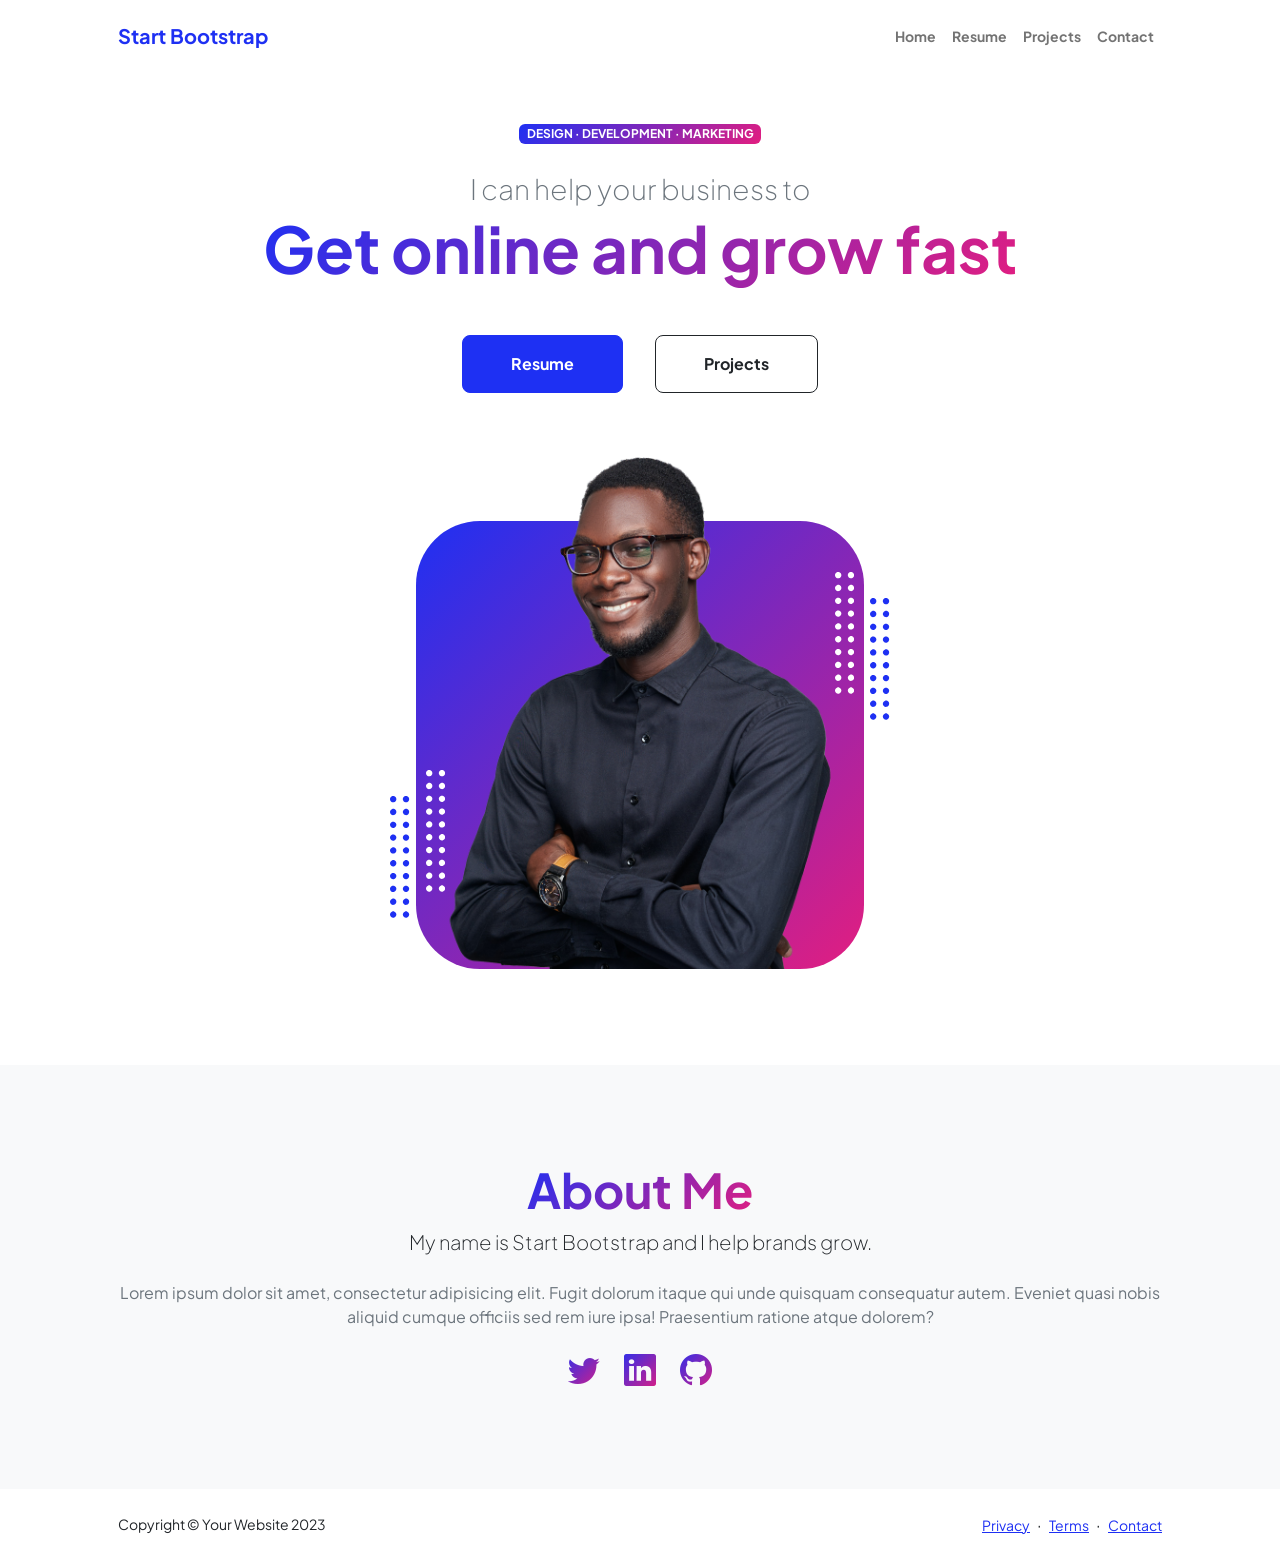
<file: index.html>
<!DOCTYPE html>
<html lang="en">
    <head>
        <meta charset="utf-8" />
        <meta name="viewport" content="width=device-width, initial-scale=1, shrink-to-fit=no" />
        <meta name="description" content="" />
        <meta name="author" content="" />
        <title>Personal - Start Bootstrap Theme</title>
        <!-- Favicon-->
        <link rel="icon" type="image/x-icon" href="assets/favicon.ico" />
        <!-- Custom Google font-->
        <link rel="preconnect" href="https://fonts.googleapis.com" />
        <link rel="preconnect" href="https://fonts.gstatic.com" crossorigin />
        <link href="https://fonts.googleapis.com/css2?family=Plus+Jakarta+Sans:wght@100;200;300;400;500;600;700;800;900&amp;display=swap" rel="stylesheet" />
        <!-- Bootstrap icons-->
        <link href="https://cdn.jsdelivr.net/npm/bootstrap-icons@1.8.1/font/bootstrap-icons.css" rel="stylesheet" />
        <!-- Core theme CSS (includes Bootstrap)-->
        <link href="css/styles.css" rel="stylesheet" />
    </head>
    <body class="d-flex flex-column h-100">
        <main class="flex-shrink-0">
            <!-- Navigation-->
            <nav class="navbar navbar-expand-lg navbar-light bg-white py-3">
                <div class="container px-5">
                    <a class="navbar-brand" href="index.html"><span class="fw-bolder text-primary">Start Bootstrap</span></a>
                    <button class="navbar-toggler" type="button" data-bs-toggle="collapse" data-bs-target="#navbarSupportedContent" aria-controls="navbarSupportedContent" aria-expanded="false" aria-label="Toggle navigation"><span class="navbar-toggler-icon"></span></button>
                    <div class="collapse navbar-collapse" id="navbarSupportedContent">
                        <ul class="navbar-nav ms-auto mb-2 mb-lg-0 small fw-bolder">
                            <li class="nav-item"><a class="nav-link" href="index.html">Home</a></li>
                            <li class="nav-item"><a class="nav-link" href="resume.html">Resume</a></li>
                            <li class="nav-item"><a class="nav-link" href="projects.html">Projects</a></li>
                            <li class="nav-item"><a class="nav-link" href="contact.html">Contact</a></li>
                        </ul>
                    </div>
                </div>
            </nav>
            <!-- Header-->
            <header class="py-5">
                <div class="container px-5 pb-5">
                    <div class="row gx-5 align-items-center">
                        <div class="col-xxl-5">
                            <!-- Header text content-->
                            <div class="text-center text-xxl-start">
                                <div class="badge bg-gradient-primary-to-secondary text-white mb-4"><div class="text-uppercase">Design &middot; Development &middot; Marketing</div></div>
                                <div class="fs-3 fw-light text-muted">I can help your business to</div>
                                <h1 class="display-3 fw-bolder mb-5"><span class="text-gradient d-inline">Get online and grow fast</span></h1>
                                <div class="d-grid gap-3 d-sm-flex justify-content-sm-center justify-content-xxl-start mb-3">
                                    <a class="btn btn-primary btn-lg px-5 py-3 me-sm-3 fs-6 fw-bolder" href="resume.html">Resume</a>
                                    <a class="btn btn-outline-dark btn-lg px-5 py-3 fs-6 fw-bolder" href="projects.html">Projects</a>
                                </div>
                            </div>
                        </div>
                        <div class="col-xxl-7">
                            <!-- Header profile picture-->
                            <div class="d-flex justify-content-center mt-5 mt-xxl-0">
                                <div class="profile bg-gradient-primary-to-secondary">
                                    <!-- TIP: For best results, use a photo with a transparent background like the demo example below-->
                                    <!-- Watch a tutorial on how to do this on YouTube (link)-->
                                    <img class="profile-img" src="assets/profile.png" alt="..." />
                                    <div class="dots-1">
                                        <!-- SVG Dots-->
                                        <svg version="1.1" xmlns="http://www.w3.org/2000/svg" xmlns:xlink="http://www.w3.org/1999/xlink" x="0px" y="0px" viewBox="0 0 191.6 1215.4" style="enable-background: new 0 0 191.6 1215.4" xml:space="preserve">
                                            <g transform="translate(0.000000,1280.000000) scale(0.100000,-0.100000)">
                                                <path d="M227.7,12788.6c-105-35-200-141-222-248c-43-206,163-412,369-369c155,32,275,190,260,339c-11,105-90,213-190,262        C383.7,12801.6,289.7,12808.6,227.7,12788.6z"></path>
                                                <path d="M1507.7,12788.6c-151-50-253-216-222-362c25-119,136-230,254-255c194-41,395,142,375,339c-11,105-90,213-190,262        C1663.7,12801.6,1569.7,12808.6,1507.7,12788.6z"></path>
                                                <path d="M227.7,11508.6c-105-35-200-141-222-248c-43-206,163-412,369-369c155,32,275,190,260,339c-11,105-90,213-190,262        C383.7,11521.6,289.7,11528.6,227.7,11508.6z"></path>
                                                <path d="M1507.7,11508.6c-151-50-253-216-222-362c25-119,136-230,254-255c194-41,395,142,375,339c-11,105-90,213-190,262        C1663.7,11521.6,1569.7,11528.6,1507.7,11508.6z"></path>
                                                <path d="M227.7,10228.6c-105-35-200-141-222-248c-43-206,163-412,369-369c155,32,275,190,260,339c-11,105-90,213-190,262        C383.7,10241.6,289.7,10248.6,227.7,10228.6z"></path>
                                                <path d="M1507.7,10228.6c-105-35-200-141-222-248c-43-206,163-412,369-369c155,32,275,190,260,339c-11,105-90,213-190,262        C1663.7,10241.6,1569.7,10248.6,1507.7,10228.6z"></path>
                                                <path d="M227.7,8948.6c-105-35-200-141-222-248c-43-206,163-412,369-369c155,32,275,190,260,339c-11,105-90,213-190,262        C383.7,8961.6,289.7,8968.6,227.7,8948.6z"></path>
                                                <path d="M1507.7,8948.6c-105-35-200-141-222-248c-43-206,163-412,369-369c155,32,275,190,260,339c-11,105-90,213-190,262        C1663.7,8961.6,1569.7,8968.6,1507.7,8948.6z"></path>
                                                <path d="M227.7,7668.6c-105-35-200-141-222-248c-43-206,163-412,369-369c155,32,275,190,260,339c-11,105-90,213-190,262        C383.7,7681.6,289.7,7688.6,227.7,7668.6z"></path>
                                                <path d="M1507.7,7668.6c-105-35-200-141-222-248c-43-206,163-412,369-369c155,32,275,190,260,339c-11,105-90,213-190,262        C1663.7,7681.6,1569.7,7688.6,1507.7,7668.6z"></path>
                                                <path d="M227.7,6388.6c-105-35-200-141-222-248c-43-206,163-412,369-369c155,32,275,190,260,339c-11,105-90,213-190,262        C383.7,6401.6,289.7,6408.6,227.7,6388.6z"></path>
                                                <path d="M1507.7,6388.6c-105-35-200-141-222-248c-43-206,163-412,369-369c155,32,275,190,260,339c-11,105-90,213-190,262        C1663.7,6401.6,1569.7,6408.6,1507.7,6388.6z"></path>
                                                <path d="M227.7,5108.6c-105-35-200-141-222-248c-43-206,163-412,369-369c155,32,275,190,260,339c-11,105-90,213-190,262        C383.7,5121.6,289.7,5128.6,227.7,5108.6z"></path>
                                                <path d="M1507.7,5108.6c-105-35-200-141-222-248c-43-206,163-412,369-369c155,32,275,190,260,339c-11,105-90,213-190,262        C1663.7,5121.6,1569.7,5128.6,1507.7,5108.6z"></path>
                                                <path d="M227.7,3828.6c-105-35-200-141-222-248c-43-206,163-412,369-369c155,32,275,190,260,339c-11,105-90,213-190,262        C383.7,3841.6,289.7,3848.6,227.7,3828.6z"></path>
                                                <path d="M1507.7,3828.6c-105-35-200-141-222-248c-43-206,163-412,369-369c155,32,275,190,260,339c-11,105-90,213-190,262        C1663.7,3841.6,1569.7,3848.6,1507.7,3828.6z"></path>
                                                <path d="M227.7,2548.6c-105-35-200-141-222-248c-43-206,163-412,369-369c155,32,275,190,260,339c-11,105-90,213-190,262        C383.7,2561.6,289.7,2568.6,227.7,2548.6z"></path>
                                                <path d="M1507.7,2548.6c-105-35-200-141-222-248c-43-206,163-412,369-369c155,32,275,190,260,339c-11,105-90,213-190,262        C1663.7,2561.6,1569.7,2568.6,1507.7,2548.6z"></path>
                                                <path d="M227.7,1268.6c-105-35-200-141-222-248c-43-206,163-412,369-369c155,32,275,190,260,339c-11,105-90,213-190,262        C383.7,1281.6,289.7,1288.6,227.7,1268.6z"></path>
                                                <path d="M1507.7,1268.6c-105-35-200-141-222-248c-43-206,163-412,369-369c155,32,275,190,260,339c-11,105-90,213-190,262        C1663.7,1281.6,1569.7,1288.6,1507.7,1268.6z"></path>
                                            </g>
                                        </svg>
                                        <!-- END of SVG dots-->
                                    </div>
                                    <div class="dots-2">
                                        <!-- SVG Dots-->
                                        <svg version="1.1" xmlns="http://www.w3.org/2000/svg" xmlns:xlink="http://www.w3.org/1999/xlink" x="0px" y="0px" viewBox="0 0 191.6 1215.4" style="enable-background: new 0 0 191.6 1215.4" xml:space="preserve">
                                            <g transform="translate(0.000000,1280.000000) scale(0.100000,-0.100000)">
                                                <path d="M227.7,12788.6c-105-35-200-141-222-248c-43-206,163-412,369-369c155,32,275,190,260,339c-11,105-90,213-190,262        C383.7,12801.6,289.7,12808.6,227.7,12788.6z"></path>
                                                <path d="M1507.7,12788.6c-151-50-253-216-222-362c25-119,136-230,254-255c194-41,395,142,375,339c-11,105-90,213-190,262        C1663.7,12801.6,1569.7,12808.6,1507.7,12788.6z"></path>
                                                <path d="M227.7,11508.6c-105-35-200-141-222-248c-43-206,163-412,369-369c155,32,275,190,260,339c-11,105-90,213-190,262        C383.7,11521.6,289.7,11528.6,227.7,11508.6z"></path>
                                                <path d="M1507.7,11508.6c-151-50-253-216-222-362c25-119,136-230,254-255c194-41,395,142,375,339c-11,105-90,213-190,262        C1663.7,11521.6,1569.7,11528.6,1507.7,11508.6z"></path>
                                                <path d="M227.7,10228.6c-105-35-200-141-222-248c-43-206,163-412,369-369c155,32,275,190,260,339c-11,105-90,213-190,262        C383.7,10241.6,289.7,10248.6,227.7,10228.6z"></path>
                                                <path d="M1507.7,10228.6c-105-35-200-141-222-248c-43-206,163-412,369-369c155,32,275,190,260,339c-11,105-90,213-190,262        C1663.7,10241.6,1569.7,10248.6,1507.7,10228.6z"></path>
                                                <path d="M227.7,8948.6c-105-35-200-141-222-248c-43-206,163-412,369-369c155,32,275,190,260,339c-11,105-90,213-190,262        C383.7,8961.6,289.7,8968.6,227.7,8948.6z"></path>
                                                <path d="M1507.7,8948.6c-105-35-200-141-222-248c-43-206,163-412,369-369c155,32,275,190,260,339c-11,105-90,213-190,262        C1663.7,8961.6,1569.7,8968.6,1507.7,8948.6z"></path>
                                                <path d="M227.7,7668.6c-105-35-200-141-222-248c-43-206,163-412,369-369c155,32,275,190,260,339c-11,105-90,213-190,262        C383.7,7681.6,289.7,7688.6,227.7,7668.6z"></path>
                                                <path d="M1507.7,7668.6c-105-35-200-141-222-248c-43-206,163-412,369-369c155,32,275,190,260,339c-11,105-90,213-190,262        C1663.7,7681.6,1569.7,7688.6,1507.7,7668.6z"></path>
                                                <path d="M227.7,6388.6c-105-35-200-141-222-248c-43-206,163-412,369-369c155,32,275,190,260,339c-11,105-90,213-190,262        C383.7,6401.6,289.7,6408.6,227.7,6388.6z"></path>
                                                <path d="M1507.7,6388.6c-105-35-200-141-222-248c-43-206,163-412,369-369c155,32,275,190,260,339c-11,105-90,213-190,262        C1663.7,6401.6,1569.7,6408.6,1507.7,6388.6z"></path>
                                                <path d="M227.7,5108.6c-105-35-200-141-222-248c-43-206,163-412,369-369c155,32,275,190,260,339c-11,105-90,213-190,262        C383.7,5121.6,289.7,5128.6,227.7,5108.6z"></path>
                                                <path d="M1507.7,5108.6c-105-35-200-141-222-248c-43-206,163-412,369-369c155,32,275,190,260,339c-11,105-90,213-190,262        C1663.7,5121.6,1569.7,5128.6,1507.7,5108.6z"></path>
                                                <path d="M227.7,3828.6c-105-35-200-141-222-248c-43-206,163-412,369-369c155,32,275,190,260,339c-11,105-90,213-190,262        C383.7,3841.6,289.7,3848.6,227.7,3828.6z"></path>
                                                <path d="M1507.7,3828.6c-105-35-200-141-222-248c-43-206,163-412,369-369c155,32,275,190,260,339c-11,105-90,213-190,262        C1663.7,3841.6,1569.7,3848.6,1507.7,3828.6z"></path>
                                                <path d="M227.7,2548.6c-105-35-200-141-222-248c-43-206,163-412,369-369c155,32,275,190,260,339c-11,105-90,213-190,262        C383.7,2561.6,289.7,2568.6,227.7,2548.6z"></path>
                                                <path d="M1507.7,2548.6c-105-35-200-141-222-248c-43-206,163-412,369-369c155,32,275,190,260,339c-11,105-90,213-190,262        C1663.7,2561.6,1569.7,2568.6,1507.7,2548.6z"></path>
                                                <path d="M227.7,1268.6c-105-35-200-141-222-248c-43-206,163-412,369-369c155,32,275,190,260,339c-11,105-90,213-190,262        C383.7,1281.6,289.7,1288.6,227.7,1268.6z"></path>
                                                <path d="M1507.7,1268.6c-105-35-200-141-222-248c-43-206,163-412,369-369c155,32,275,190,260,339c-11,105-90,213-190,262        C1663.7,1281.6,1569.7,1288.6,1507.7,1268.6z"></path>
                                            </g>
                                        </svg>
                                        <!-- END of SVG dots-->
                                    </div>
                                    <div class="dots-3">
                                        <!-- SVG Dots-->
                                        <svg version="1.1" xmlns="http://www.w3.org/2000/svg" xmlns:xlink="http://www.w3.org/1999/xlink" x="0px" y="0px" viewBox="0 0 191.6 1215.4" style="enable-background: new 0 0 191.6 1215.4" xml:space="preserve">
                                            <g transform="translate(0.000000,1280.000000) scale(0.100000,-0.100000)">
                                                <path d="M227.7,12788.6c-105-35-200-141-222-248c-43-206,163-412,369-369c155,32,275,190,260,339c-11,105-90,213-190,262        C383.7,12801.6,289.7,12808.6,227.7,12788.6z"></path>
                                                <path d="M1507.7,12788.6c-151-50-253-216-222-362c25-119,136-230,254-255c194-41,395,142,375,339c-11,105-90,213-190,262        C1663.7,12801.6,1569.7,12808.6,1507.7,12788.6z"></path>
                                                <path d="M227.7,11508.6c-105-35-200-141-222-248c-43-206,163-412,369-369c155,32,275,190,260,339c-11,105-90,213-190,262        C383.7,11521.6,289.7,11528.6,227.7,11508.6z"></path>
                                                <path d="M1507.7,11508.6c-151-50-253-216-222-362c25-119,136-230,254-255c194-41,395,142,375,339c-11,105-90,213-190,262        C1663.7,11521.6,1569.7,11528.6,1507.7,11508.6z"></path>
                                                <path d="M227.7,10228.6c-105-35-200-141-222-248c-43-206,163-412,369-369c155,32,275,190,260,339c-11,105-90,213-190,262        C383.7,10241.6,289.7,10248.6,227.7,10228.6z"></path>
                                                <path d="M1507.7,10228.6c-105-35-200-141-222-248c-43-206,163-412,369-369c155,32,275,190,260,339c-11,105-90,213-190,262        C1663.7,10241.6,1569.7,10248.6,1507.7,10228.6z"></path>
                                                <path d="M227.7,8948.6c-105-35-200-141-222-248c-43-206,163-412,369-369c155,32,275,190,260,339c-11,105-90,213-190,262        C383.7,8961.6,289.7,8968.6,227.7,8948.6z"></path>
                                                <path d="M1507.7,8948.6c-105-35-200-141-222-248c-43-206,163-412,369-369c155,32,275,190,260,339c-11,105-90,213-190,262        C1663.7,8961.6,1569.7,8968.6,1507.7,8948.6z"></path>
                                                <path d="M227.7,7668.6c-105-35-200-141-222-248c-43-206,163-412,369-369c155,32,275,190,260,339c-11,105-90,213-190,262        C383.7,7681.6,289.7,7688.6,227.7,7668.6z"></path>
                                                <path d="M1507.7,7668.6c-105-35-200-141-222-248c-43-206,163-412,369-369c155,32,275,190,260,339c-11,105-90,213-190,262        C1663.7,7681.6,1569.7,7688.6,1507.7,7668.6z"></path>
                                                <path d="M227.7,6388.6c-105-35-200-141-222-248c-43-206,163-412,369-369c155,32,275,190,260,339c-11,105-90,213-190,262        C383.7,6401.6,289.7,6408.6,227.7,6388.6z"></path>
                                                <path d="M1507.7,6388.6c-105-35-200-141-222-248c-43-206,163-412,369-369c155,32,275,190,260,339c-11,105-90,213-190,262        C1663.7,6401.6,1569.7,6408.6,1507.7,6388.6z"></path>
                                                <path d="M227.7,5108.6c-105-35-200-141-222-248c-43-206,163-412,369-369c155,32,275,190,260,339c-11,105-90,213-190,262        C383.7,5121.6,289.7,5128.6,227.7,5108.6z"></path>
                                                <path d="M1507.7,5108.6c-105-35-200-141-222-248c-43-206,163-412,369-369c155,32,275,190,260,339c-11,105-90,213-190,262        C1663.7,5121.6,1569.7,5128.6,1507.7,5108.6z"></path>
                                                <path d="M227.7,3828.6c-105-35-200-141-222-248c-43-206,163-412,369-369c155,32,275,190,260,339c-11,105-90,213-190,262        C383.7,3841.6,289.7,3848.6,227.7,3828.6z"></path>
                                                <path d="M1507.7,3828.6c-105-35-200-141-222-248c-43-206,163-412,369-369c155,32,275,190,260,339c-11,105-90,213-190,262        C1663.7,3841.6,1569.7,3848.6,1507.7,3828.6z"></path>
                                                <path d="M227.7,2548.6c-105-35-200-141-222-248c-43-206,163-412,369-369c155,32,275,190,260,339c-11,105-90,213-190,262        C383.7,2561.6,289.7,2568.6,227.7,2548.6z"></path>
                                                <path d="M1507.7,2548.6c-105-35-200-141-222-248c-43-206,163-412,369-369c155,32,275,190,260,339c-11,105-90,213-190,262        C1663.7,2561.6,1569.7,2568.6,1507.7,2548.6z"></path>
                                                <path d="M227.7,1268.6c-105-35-200-141-222-248c-43-206,163-412,369-369c155,32,275,190,260,339c-11,105-90,213-190,262        C383.7,1281.6,289.7,1288.6,227.7,1268.6z"></path>
                                                <path d="M1507.7,1268.6c-105-35-200-141-222-248c-43-206,163-412,369-369c155,32,275,190,260,339c-11,105-90,213-190,262        C1663.7,1281.6,1569.7,1288.6,1507.7,1268.6z"></path>
                                            </g>
                                        </svg>
                                        <!-- END of SVG dots-->
                                    </div>
                                    <div class="dots-4">
                                        <!-- SVG Dots-->
                                        <svg version="1.1" xmlns="http://www.w3.org/2000/svg" xmlns:xlink="http://www.w3.org/1999/xlink" x="0px" y="0px" viewBox="0 0 191.6 1215.4" style="enable-background: new 0 0 191.6 1215.4" xml:space="preserve">
                                            <g transform="translate(0.000000,1280.000000) scale(0.100000,-0.100000)">
                                                <path d="M227.7,12788.6c-105-35-200-141-222-248c-43-206,163-412,369-369c155,32,275,190,260,339c-11,105-90,213-190,262        C383.7,12801.6,289.7,12808.6,227.7,12788.6z"></path>
                                                <path d="M1507.7,12788.6c-151-50-253-216-222-362c25-119,136-230,254-255c194-41,395,142,375,339c-11,105-90,213-190,262        C1663.7,12801.6,1569.7,12808.6,1507.7,12788.6z"></path>
                                                <path d="M227.7,11508.6c-105-35-200-141-222-248c-43-206,163-412,369-369c155,32,275,190,260,339c-11,105-90,213-190,262        C383.7,11521.6,289.7,11528.6,227.7,11508.6z"></path>
                                                <path d="M1507.7,11508.6c-151-50-253-216-222-362c25-119,136-230,254-255c194-41,395,142,375,339c-11,105-90,213-190,262        C1663.7,11521.6,1569.7,11528.6,1507.7,11508.6z"></path>
                                                <path d="M227.7,10228.6c-105-35-200-141-222-248c-43-206,163-412,369-369c155,32,275,190,260,339c-11,105-90,213-190,262        C383.7,10241.6,289.7,10248.6,227.7,10228.6z"></path>
                                                <path d="M1507.7,10228.6c-105-35-200-141-222-248c-43-206,163-412,369-369c155,32,275,190,260,339c-11,105-90,213-190,262        C1663.7,10241.6,1569.7,10248.6,1507.7,10228.6z"></path>
                                                <path d="M227.7,8948.6c-105-35-200-141-222-248c-43-206,163-412,369-369c155,32,275,190,260,339c-11,105-90,213-190,262        C383.7,8961.6,289.7,8968.6,227.7,8948.6z"></path>
                                                <path d="M1507.7,8948.6c-105-35-200-141-222-248c-43-206,163-412,369-369c155,32,275,190,260,339c-11,105-90,213-190,262        C1663.7,8961.6,1569.7,8968.6,1507.7,8948.6z"></path>
                                                <path d="M227.7,7668.6c-105-35-200-141-222-248c-43-206,163-412,369-369c155,32,275,190,260,339c-11,105-90,213-190,262        C383.7,7681.6,289.7,7688.6,227.7,7668.6z"></path>
                                                <path d="M1507.7,7668.6c-105-35-200-141-222-248c-43-206,163-412,369-369c155,32,275,190,260,339c-11,105-90,213-190,262        C1663.7,7681.6,1569.7,7688.6,1507.7,7668.6z"></path>
                                                <path d="M227.7,6388.6c-105-35-200-141-222-248c-43-206,163-412,369-369c155,32,275,190,260,339c-11,105-90,213-190,262        C383.7,6401.6,289.7,6408.6,227.7,6388.6z"></path>
                                                <path d="M1507.7,6388.6c-105-35-200-141-222-248c-43-206,163-412,369-369c155,32,275,190,260,339c-11,105-90,213-190,262        C1663.7,6401.6,1569.7,6408.6,1507.7,6388.6z"></path>
                                                <path d="M227.7,5108.6c-105-35-200-141-222-248c-43-206,163-412,369-369c155,32,275,190,260,339c-11,105-90,213-190,262        C383.7,5121.6,289.7,5128.6,227.7,5108.6z"></path>
                                                <path d="M1507.7,5108.6c-105-35-200-141-222-248c-43-206,163-412,369-369c155,32,275,190,260,339c-11,105-90,213-190,262        C1663.7,5121.6,1569.7,5128.6,1507.7,5108.6z"></path>
                                                <path d="M227.7,3828.6c-105-35-200-141-222-248c-43-206,163-412,369-369c155,32,275,190,260,339c-11,105-90,213-190,262        C383.7,3841.6,289.7,3848.6,227.7,3828.6z"></path>
                                                <path d="M1507.7,3828.6c-105-35-200-141-222-248c-43-206,163-412,369-369c155,32,275,190,260,339c-11,105-90,213-190,262        C1663.7,3841.6,1569.7,3848.6,1507.7,3828.6z"></path>
                                                <path d="M227.7,2548.6c-105-35-200-141-222-248c-43-206,163-412,369-369c155,32,275,190,260,339c-11,105-90,213-190,262        C383.7,2561.6,289.7,2568.6,227.7,2548.6z"></path>
                                                <path d="M1507.7,2548.6c-105-35-200-141-222-248c-43-206,163-412,369-369c155,32,275,190,260,339c-11,105-90,213-190,262        C1663.7,2561.6,1569.7,2568.6,1507.7,2548.6z"></path>
                                                <path d="M227.7,1268.6c-105-35-200-141-222-248c-43-206,163-412,369-369c155,32,275,190,260,339c-11,105-90,213-190,262        C383.7,1281.6,289.7,1288.6,227.7,1268.6z"></path>
                                                <path d="M1507.7,1268.6c-105-35-200-141-222-248c-43-206,163-412,369-369c155,32,275,190,260,339c-11,105-90,213-190,262        C1663.7,1281.6,1569.7,1288.6,1507.7,1268.6z"></path>
                                            </g>
                                        </svg>
                                        <!-- END of SVG dots-->
                                    </div>
                                </div>
                            </div>
                        </div>
                    </div>
                </div>
            </header>
            <!-- About Section-->
            <section class="bg-light py-5">
                <div class="container px-5">
                    <div class="row gx-5 justify-content-center">
                        <div class="col-xxl-8">
                            <div class="text-center my-5">
                                <h2 class="display-5 fw-bolder"><span class="text-gradient d-inline">About Me</span></h2>
                                <p class="lead fw-light mb-4">My name is Start Bootstrap and I help brands grow.</p>
                                <p class="text-muted">Lorem ipsum dolor sit amet, consectetur adipisicing elit. Fugit dolorum itaque qui unde quisquam consequatur autem. Eveniet quasi nobis aliquid cumque officiis sed rem iure ipsa! Praesentium ratione atque dolorem?</p>
                                <div class="d-flex justify-content-center fs-2 gap-4">
                                    <a class="text-gradient" href="#!"><i class="bi bi-twitter"></i></a>
                                    <a class="text-gradient" href="#!"><i class="bi bi-linkedin"></i></a>
                                    <a class="text-gradient" href="#!"><i class="bi bi-github"></i></a>
                                </div>
                            </div>
                        </div>
                    </div>
                </div>
            </section>
        </main>
        <!-- Footer-->
        <footer class="bg-white py-4 mt-auto">
            <div class="container px-5">
                <div class="row align-items-center justify-content-between flex-column flex-sm-row">
                    <div class="col-auto"><div class="small m-0">Copyright &copy; Your Website 2023</div></div>
                    <div class="col-auto">
                        <a class="small" href="#!">Privacy</a>
                        <span class="mx-1">&middot;</span>
                        <a class="small" href="#!">Terms</a>
                        <span class="mx-1">&middot;</span>
                        <a class="small" href="#!">Contact</a>
                    </div>
                </div>
            </div>
        </footer>
        <!-- Bootstrap core JS-->
        <script src="https://cdn.jsdelivr.net/npm/bootstrap@5.2.3/dist/js/bootstrap.bundle.min.js"></script>
        <!-- Core theme JS-->
        <script src="js/scripts.js"></script>
    </body>
</html>
</file>
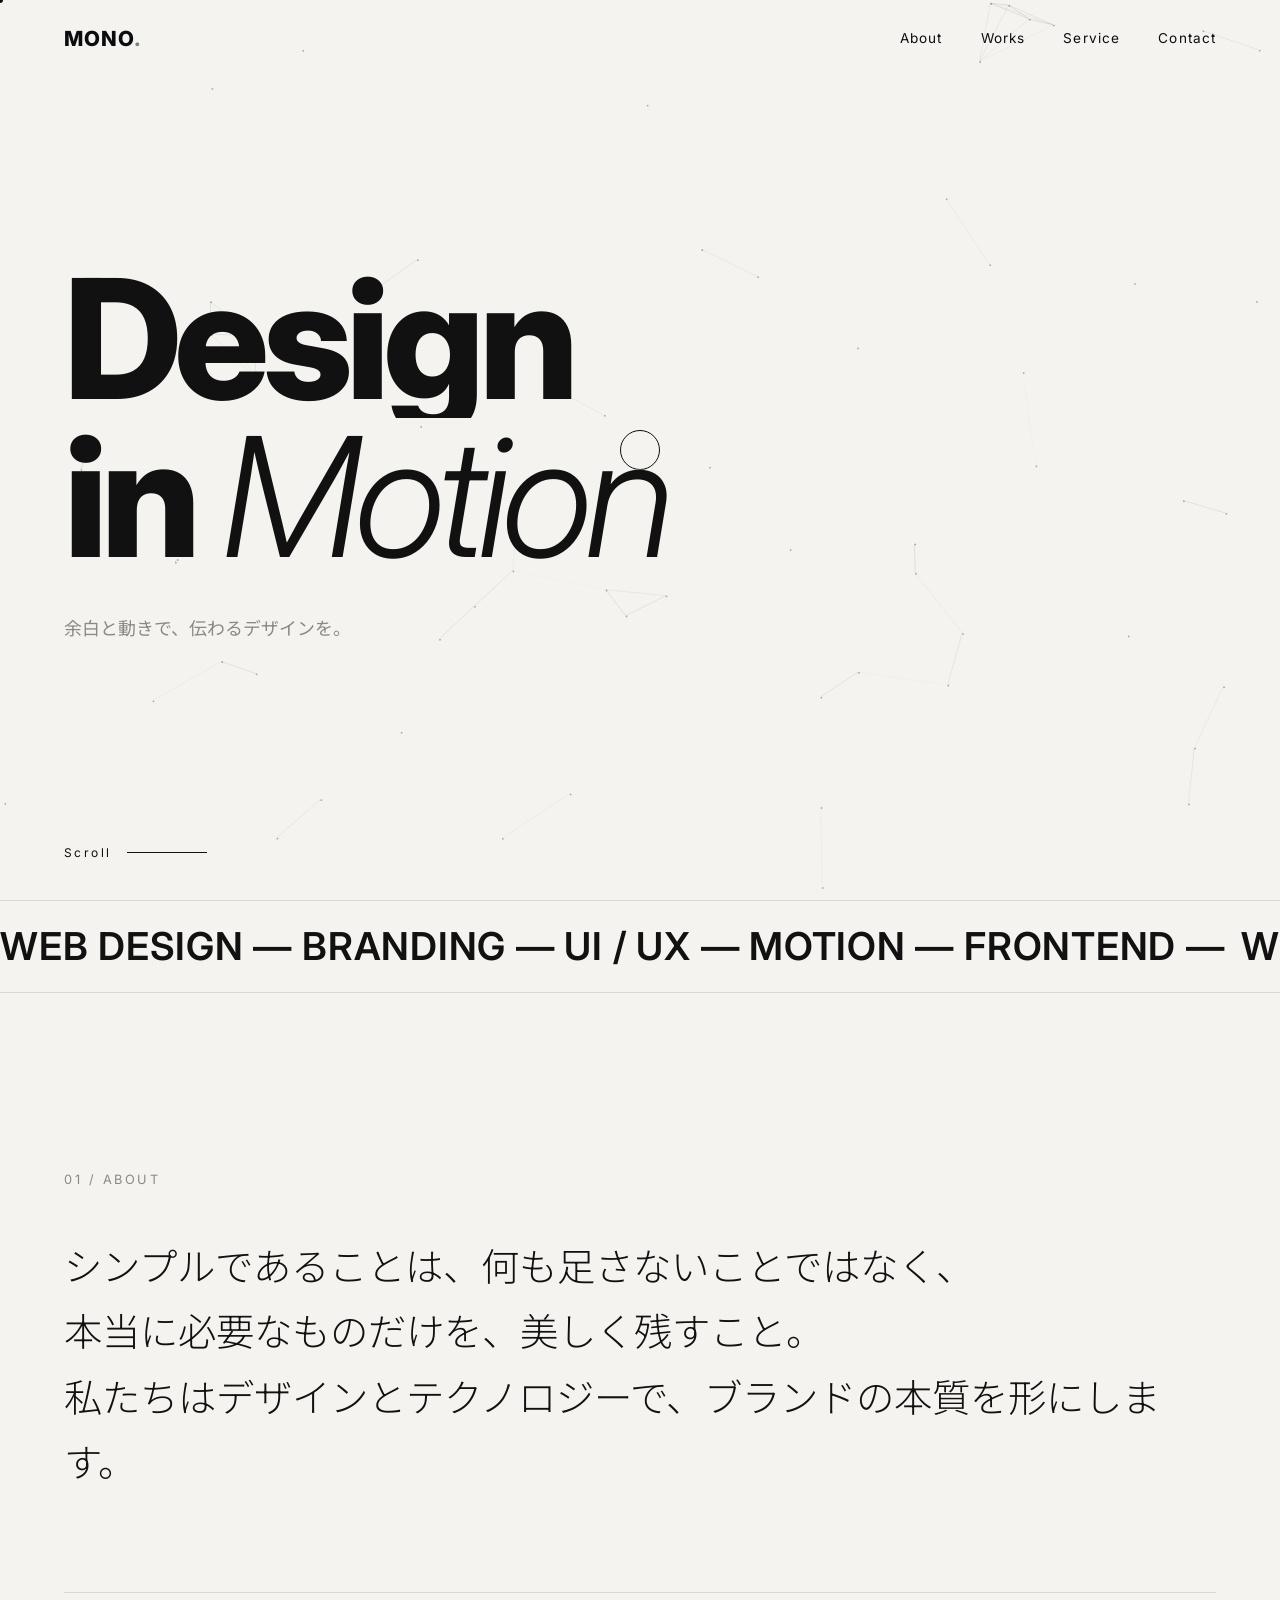
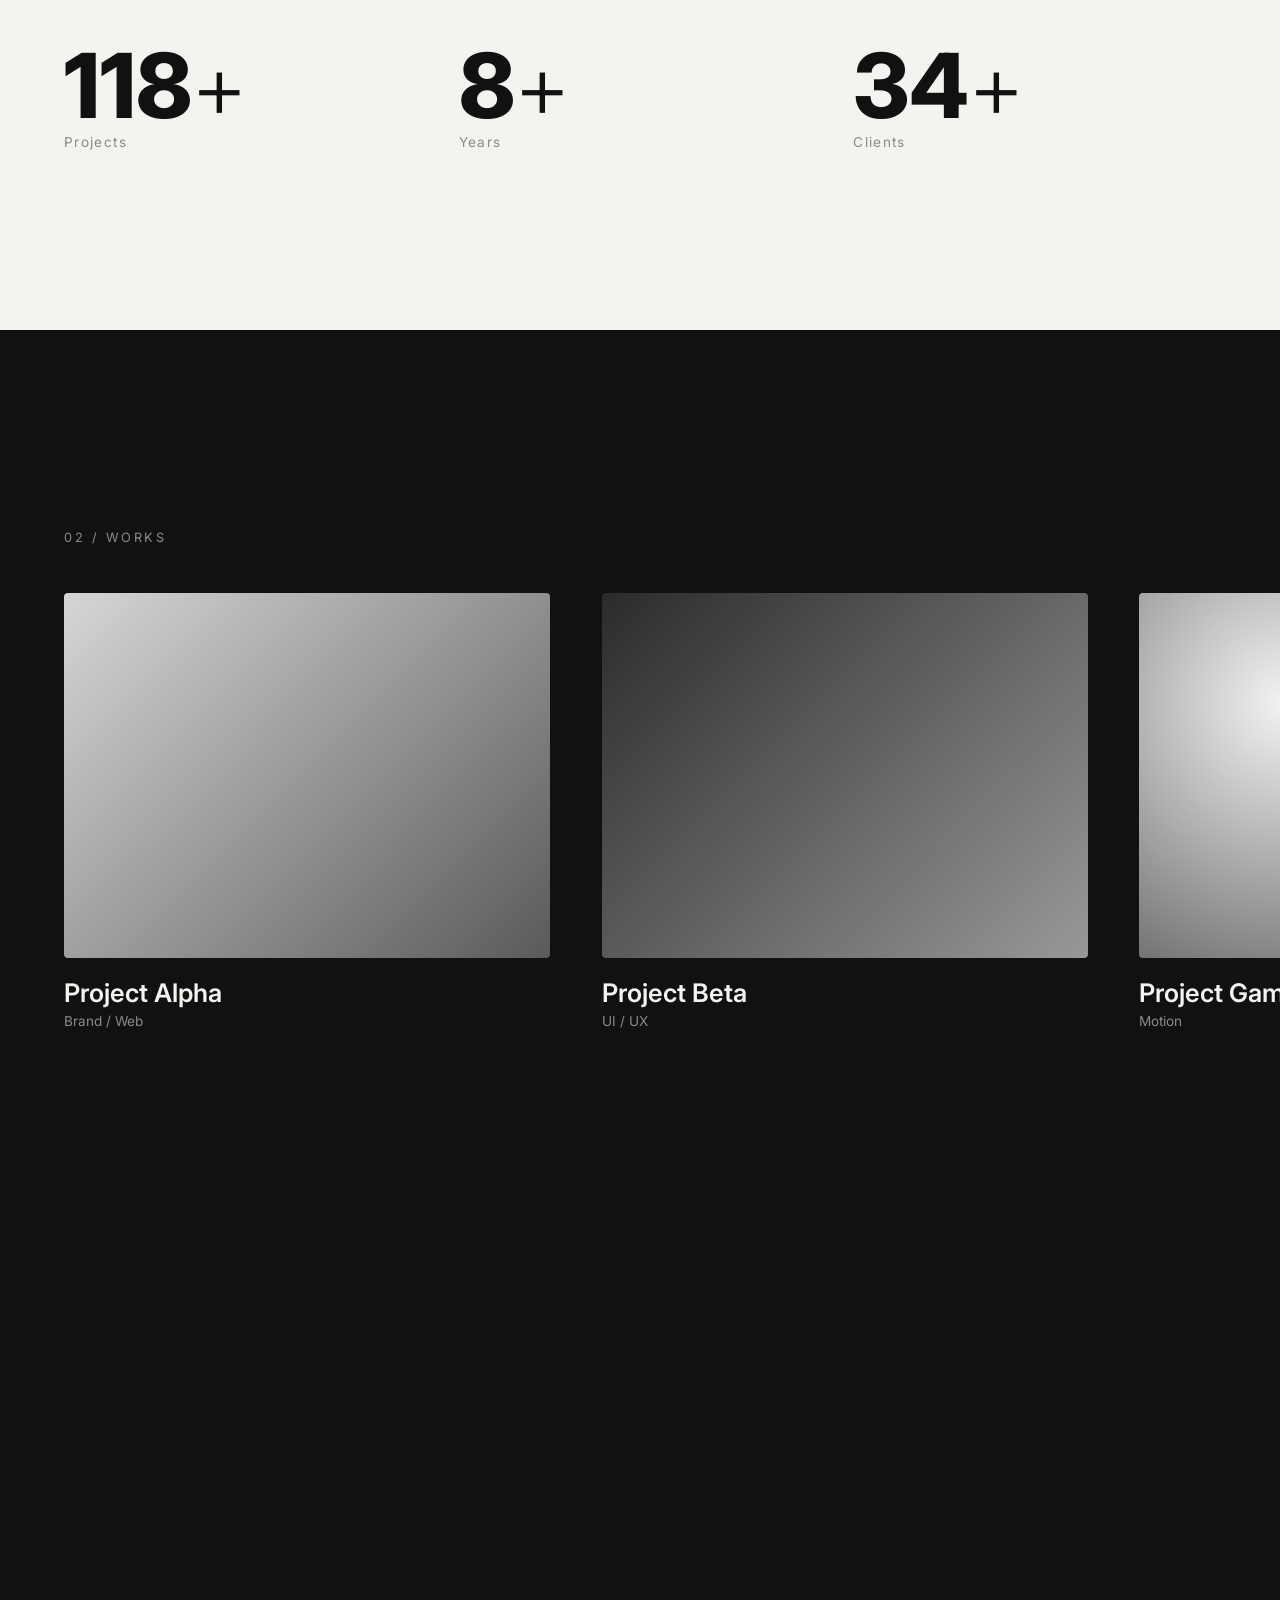
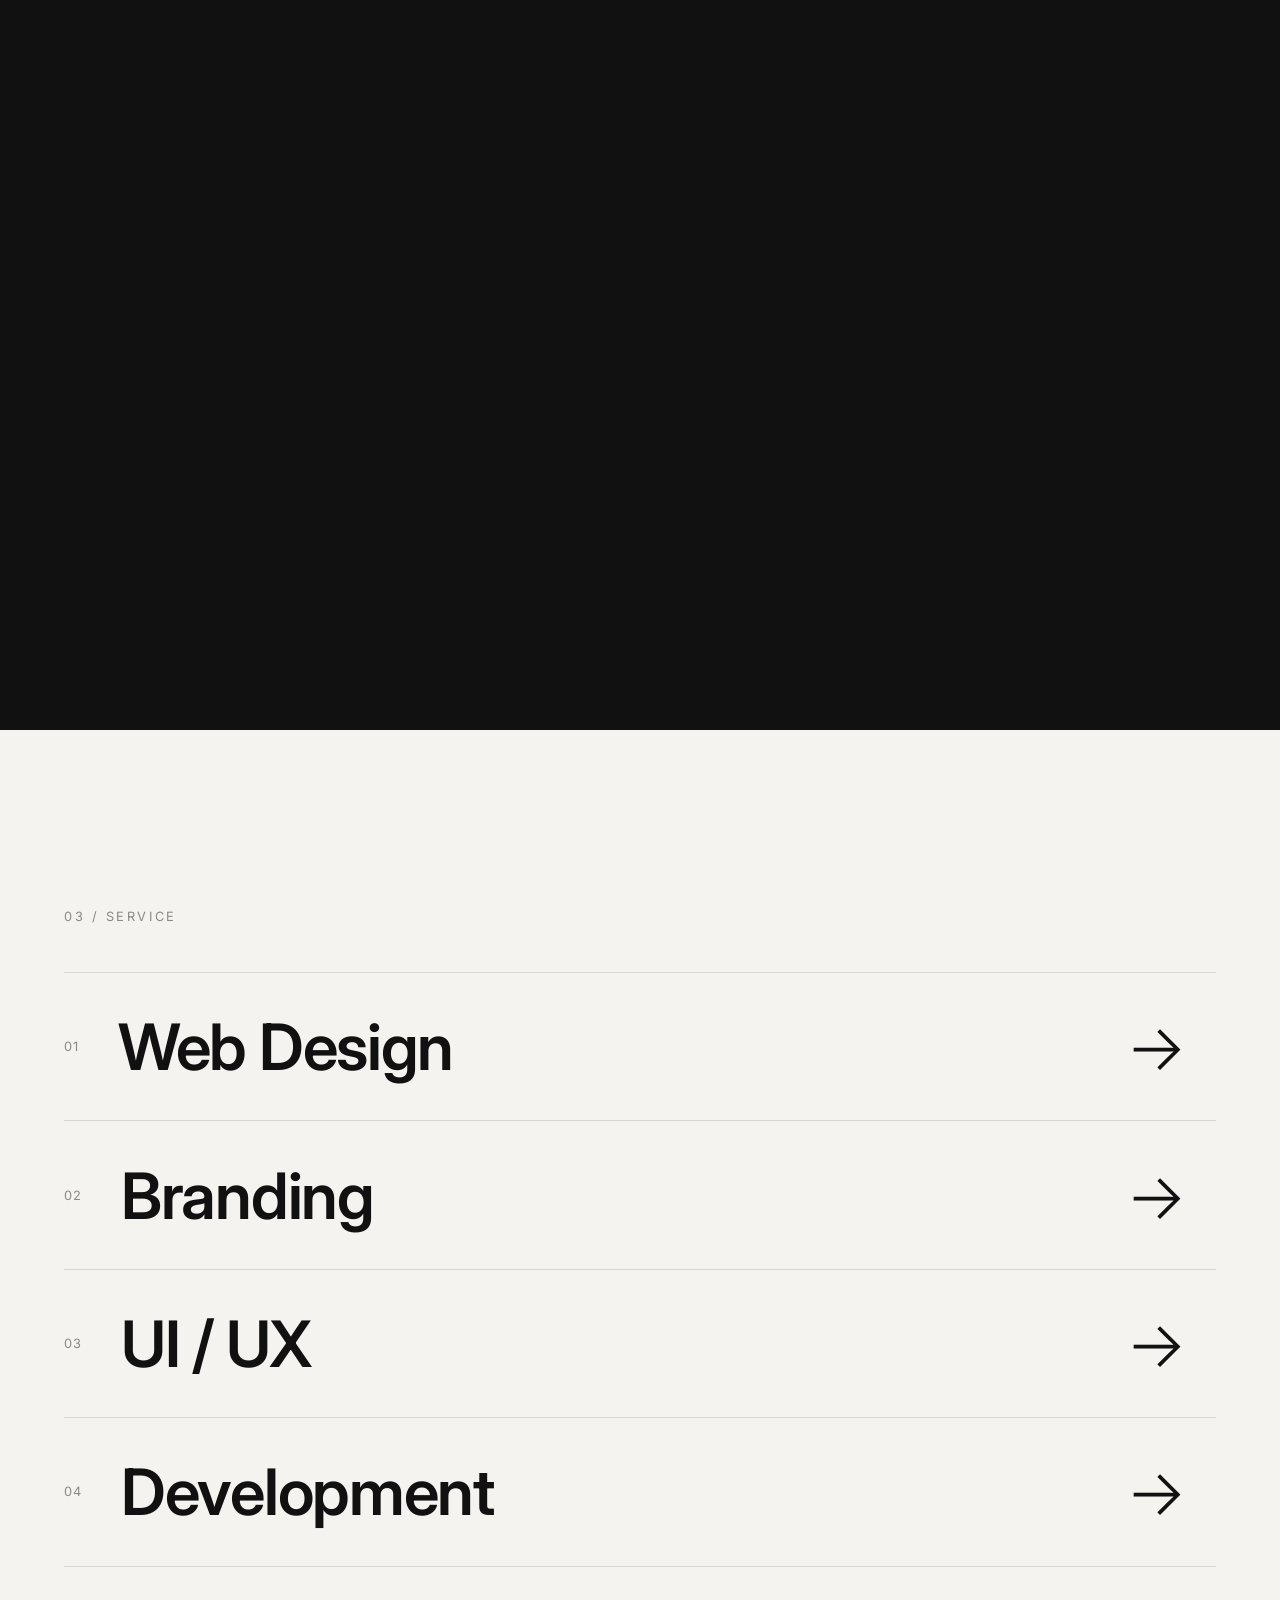
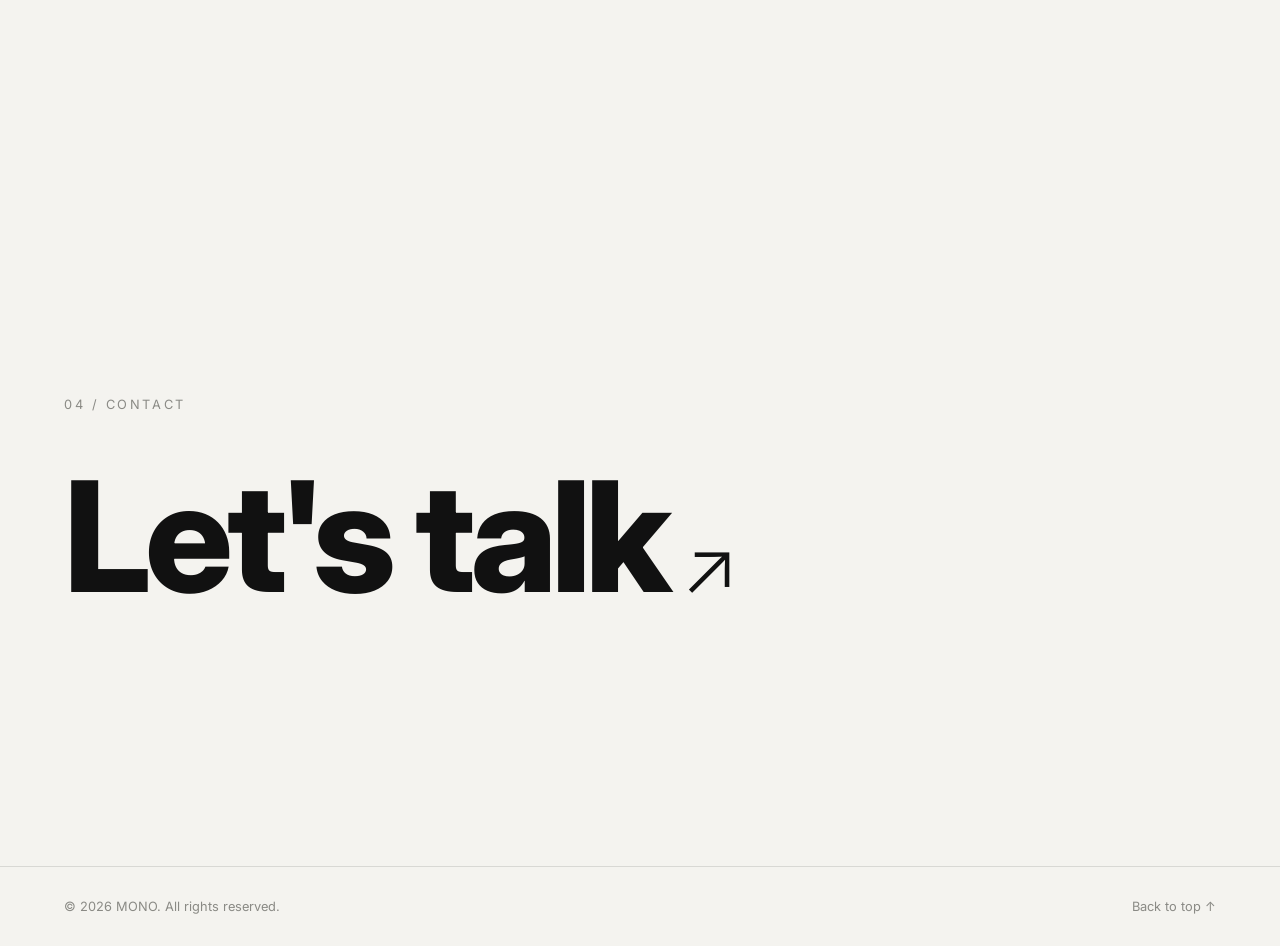
<file: mono-portfolio/index.html>
<!doctype html>
<html lang="ja">
<head>
<meta charset="utf-8">
<meta name="viewport" content="width=device-width, initial-scale=1">
<title>MONO — Portfolio</title>
<meta name="description" content="シンプルな配色とモーションのポートフォリオサイト">
<link rel="preconnect" href="https://fonts.googleapis.com">
<link href="https://fonts.googleapis.com/css2?family=Inter:wght@300;400;600;800&family=Noto+Sans+JP:wght@300;400;700&display=swap" rel="stylesheet">
<link rel="stylesheet" href="css/style.css">
</head>
<body>
<!-- Loader -->
<div class="loader" id="loader">
  <div class="loader__count"><span id="count">0</span>%</div>
  <div class="loader__bar"><span id="bar"></span></div>
</div>

<!-- Cursor -->
<div class="cursor" id="cursor"></div>
<div class="cursor-dot" id="cursorDot"></div>

<header class="header">
  <a href="#top" class="logo">MONO<span>.</span></a>
  <button class="menu-btn" id="menuBtn" aria-label="メニュー"><span></span><span></span></button>
  <nav class="nav" id="nav">
    <a href="#about" data-hover>About</a>
    <a href="#works" data-hover>Works</a>
    <a href="#service" data-hover>Service</a>
    <a href="#contact" data-hover>Contact</a>
  </nav>
</header>

<main id="top">
  <!-- Hero -->
  <section class="hero">
    <canvas id="bg"></canvas>
    <h1 class="hero__title">
      <span class="line"><span class="split">Design</span></span>
      <span class="line"><span class="split">in&nbsp;<em>Motion</em></span></span>
    </h1>
    <p class="hero__sub reveal">余白と動きで、伝わるデザインを。</p>
    <div class="scroll-hint"><span>Scroll</span><i></i></div>
  </section>

  <!-- Marquee -->
  <div class="marquee"><div class="marquee__inner">
    <span>WEB DESIGN — BRANDING — UI / UX — MOTION — FRONTEND — </span>
    <span>WEB DESIGN — BRANDING — UI / UX — MOTION — FRONTEND — </span>
  </div></div>

  <!-- About -->
  <section class="section about" id="about">
    <h2 class="section__label reveal">01 / About</h2>
    <p class="about__text reveal">
      シンプルであることは、何も足さないことではなく、<br class="pc">
      本当に必要なものだけを、美しく残すこと。<br>
      私たちはデザインとテクノロジーで、ブランドの本質を形にします。
    </p>
    <div class="stats">
      <div class="stat reveal"><b data-count="120">0</b><span>Projects</span></div>
      <div class="stat reveal"><b data-count="8">0</b><span>Years</span></div>
      <div class="stat reveal"><b data-count="35">0</b><span>Clients</span></div>
    </div>
  </section>

  <!-- Works (horizontal scroll) -->
  <section class="works" id="works">
    <div class="works__sticky">
      <h2 class="section__label works__label">02 / Works</h2>
      <div class="works__track" id="track">
        <article class="card" data-hover><div class="card__img g1"></div><h3>Project Alpha</h3><p>Brand / Web</p></article>
        <article class="card" data-hover><div class="card__img g2"></div><h3>Project Beta</h3><p>UI / UX</p></article>
        <article class="card" data-hover><div class="card__img g3"></div><h3>Project Gamma</h3><p>Motion</p></article>
        <article class="card" data-hover><div class="card__img g4"></div><h3>Project Delta</h3><p>Frontend</p></article>
        <article class="card" data-hover><div class="card__img g5"></div><h3>Project Epsilon</h3><p>Branding</p></article>
      </div>
    </div>
  </section>

  <!-- Service -->
  <section class="section service" id="service">
    <h2 class="section__label reveal">03 / Service</h2>
    <ul class="service__list">
      <li class="reveal" data-hover><span>01</span>Web Design<i>→</i></li>
      <li class="reveal" data-hover><span>02</span>Branding<i>→</i></li>
      <li class="reveal" data-hover><span>03</span>UI / UX<i>→</i></li>
      <li class="reveal" data-hover><span>04</span>Development<i>→</i></li>
    </ul>
  </section>

  <!-- Contact -->
  <section class="section contact" id="contact">
    <h2 class="section__label reveal">04 / Contact</h2>
    <a href="mailto:hello@example.com" class="contact__big magnetic" data-hover>Let's talk<span>↗</span></a>
  </section>
</main>

<footer class="footer">
  <p>© <span id="year"></span> MONO. All rights reserved.</p>
  <a href="#top" data-hover>Back to top ↑</a>
</footer>

<script src="js/main.js"></script>
</body>
</html>
</file>
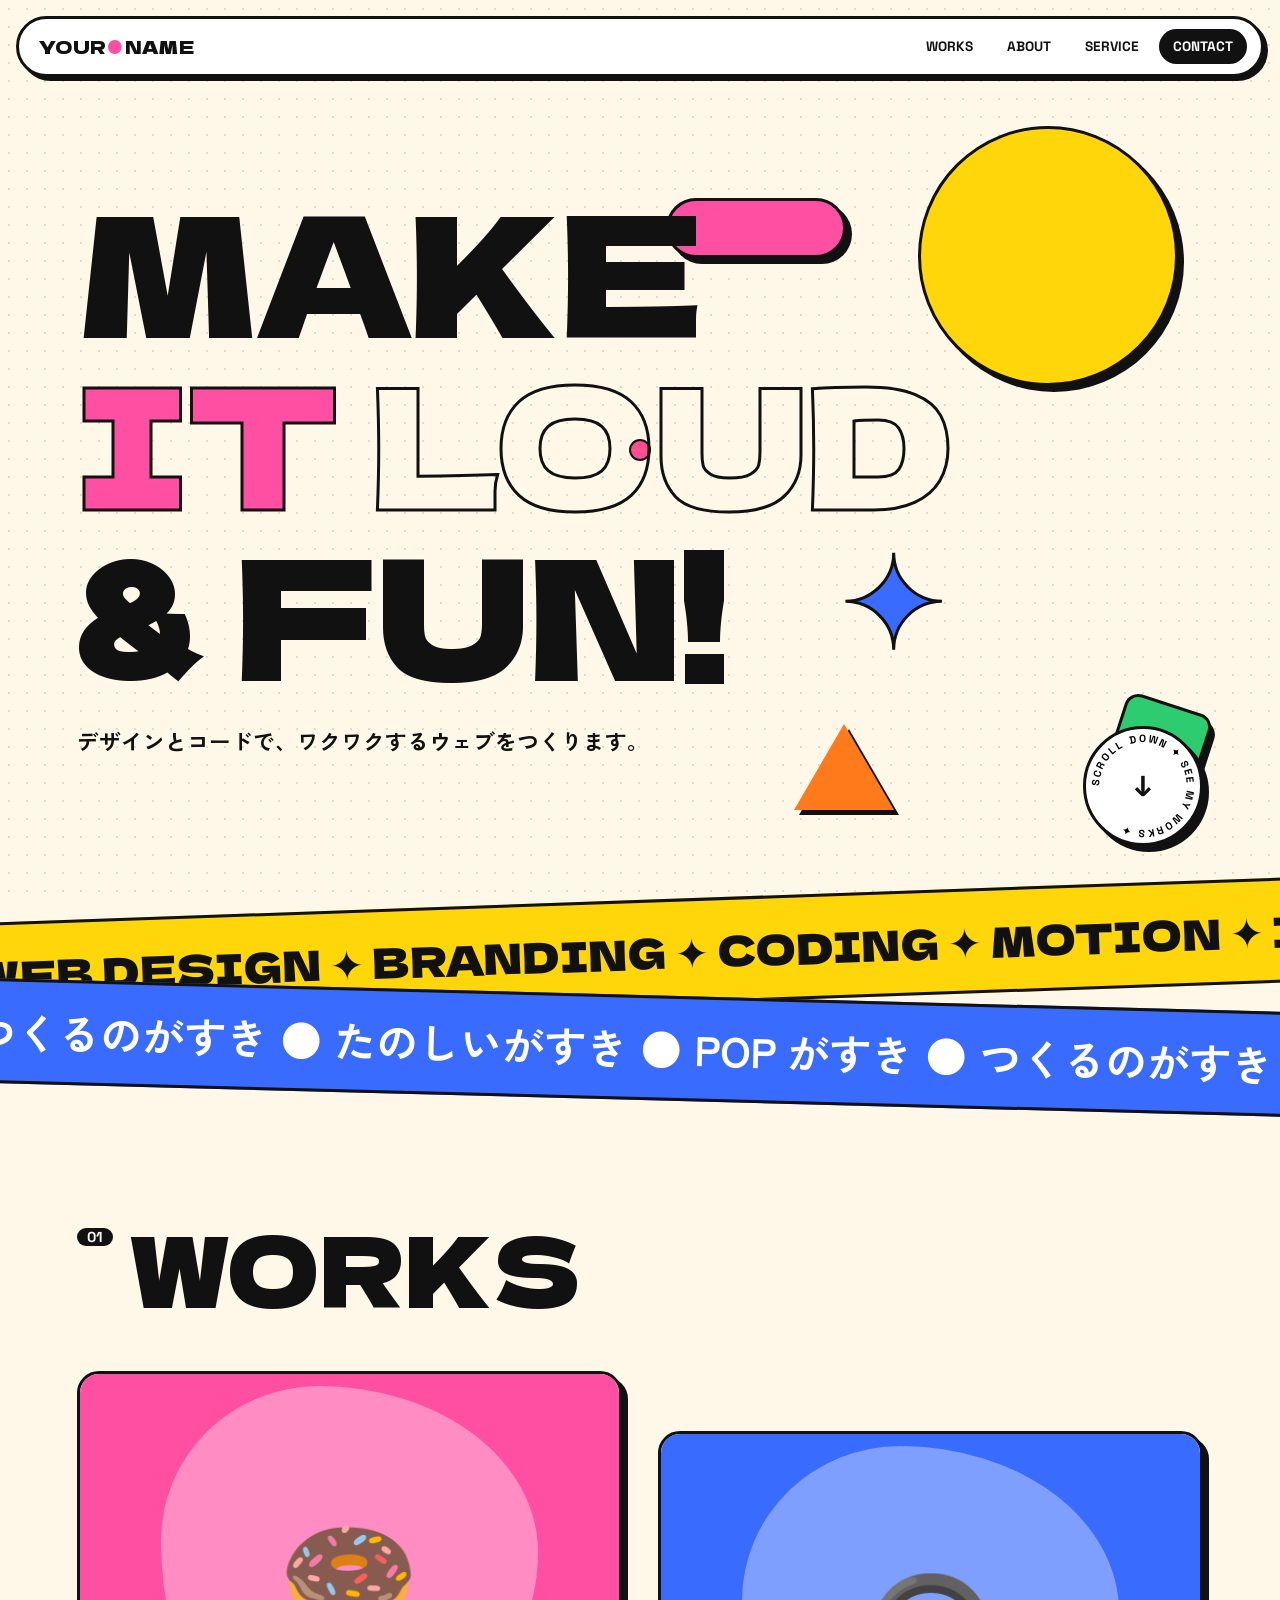
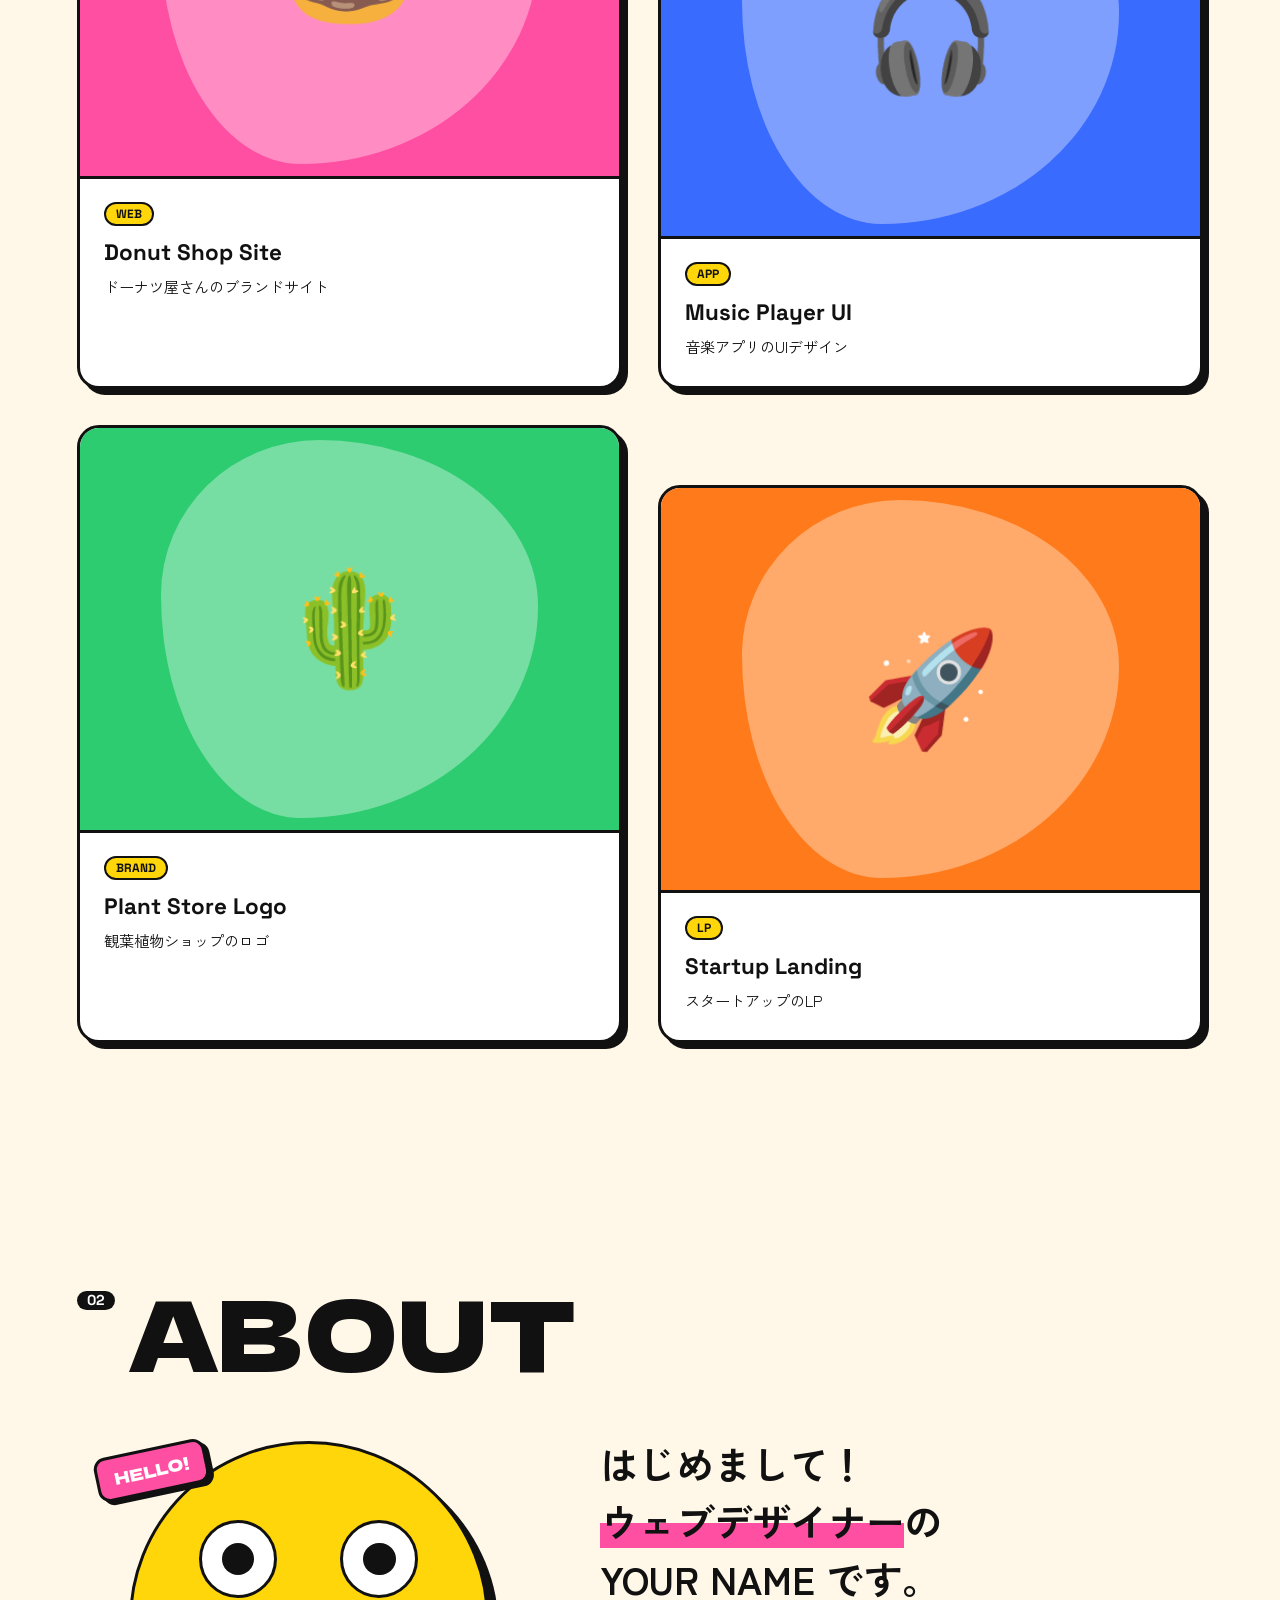
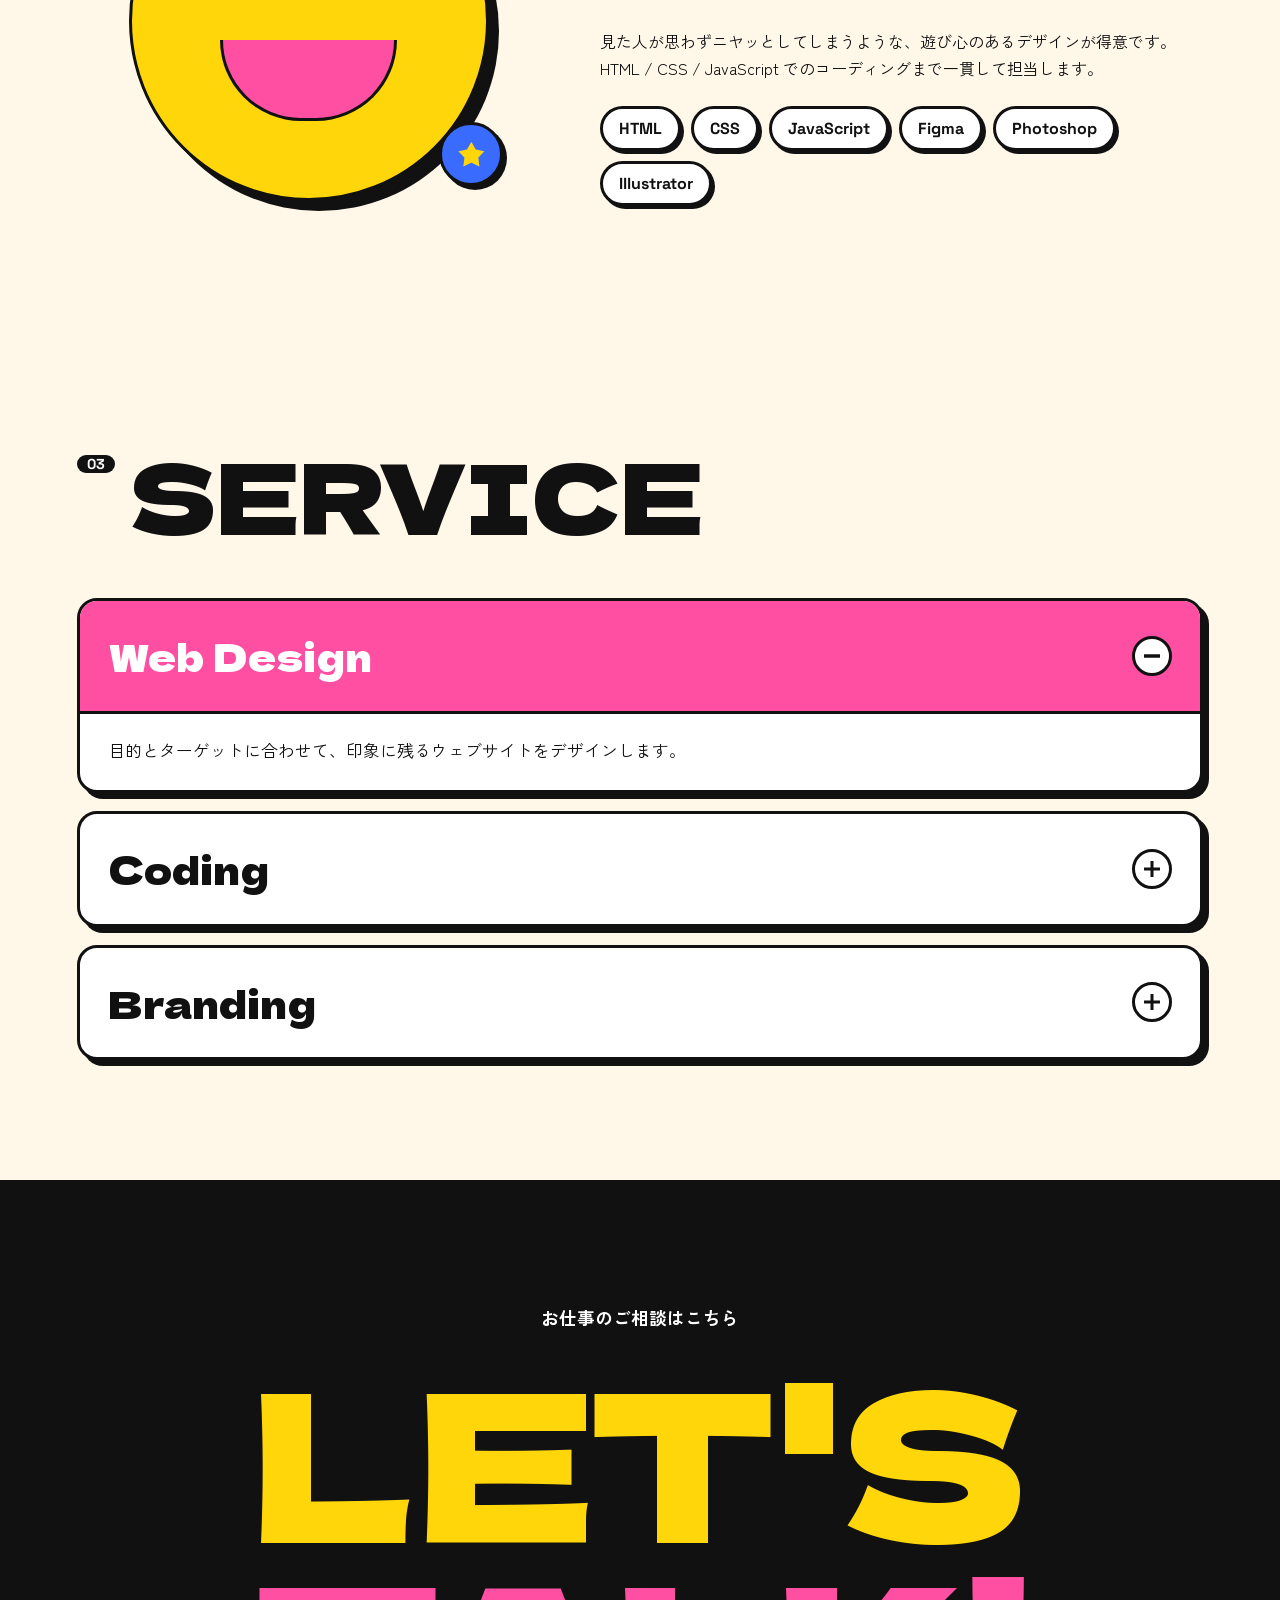
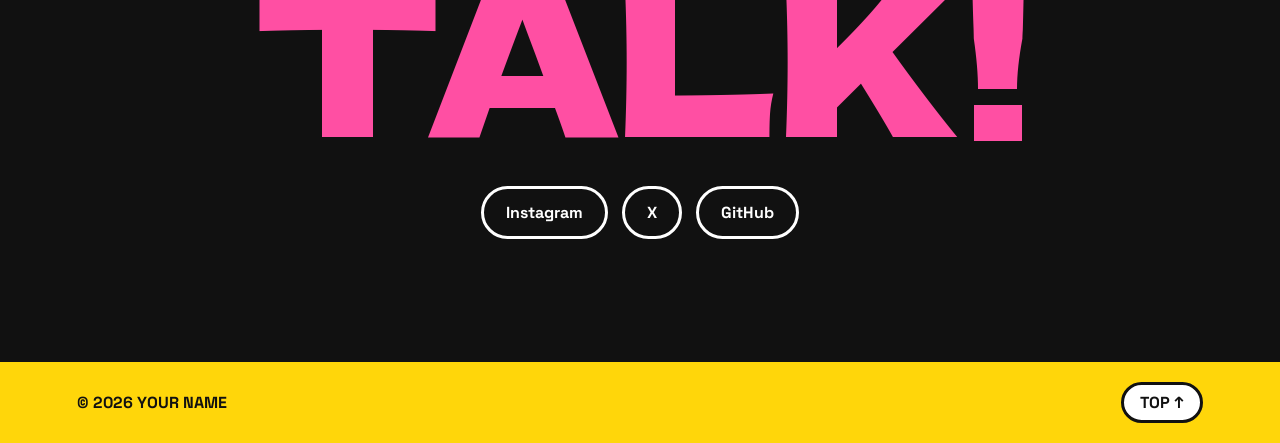
<file: pop-portfolio/index.html>
<!DOCTYPE html>
<html lang="ja">
<head>
  <meta charset="utf-8" />
  <meta name="viewport" content="width=device-width, initial-scale=1" />
  <title>POP PORTFOLIO</title>
  <meta name="description" content="ポップでにぎやかなポートフォリオサイト" />
  <link rel="preconnect" href="https://fonts.googleapis.com" />
  <link rel="preconnect" href="https://fonts.gstatic.com" crossorigin />
  <link href="https://fonts.googleapis.com/css2?family=Dela+Gothic+One&family=Space+Grotesk:wght@400;500;700&family=Zen+Kaku+Gothic+New:wght@500;700&display=swap" rel="stylesheet" />
  <link rel="stylesheet" href="css/style.css" />
</head>
<body>
  <!-- カスタムカーソル（PCのみ） -->
  <div class="cursor" aria-hidden="true"></div>

  <!-- ローディング -->
  <div class="loader" aria-hidden="true">
    <div class="loader__blocks"><span></span><span></span><span></span><span></span></div>
  </div>

  <header class="nav">
    <a href="#top" class="nav__logo">YOUR<span>●</span>NAME</a>
    <button class="nav__toggle" aria-label="メニュー" aria-expanded="false"><span></span><span></span></button>
    <nav class="nav__menu">
      <a href="#works">WORKS</a>
      <a href="#about">ABOUT</a>
      <a href="#service">SERVICE</a>
      <a href="#contact" class="nav__cta">CONTACT</a>
    </nav>
  </header>

  <main id="top">
    <!-- HERO -->
    <section class="hero">
      <div class="hero__shapes" aria-hidden="true">
        <div class="shape shape--circle" data-speed="0.3"></div>
        <div class="shape shape--star" data-speed="-0.2">✦</div>
        <div class="shape shape--square" data-speed="0.15"></div>
        <div class="shape shape--pill" data-speed="-0.35"></div>
        <div class="shape shape--tri" data-speed="0.25"></div>
      </div>

      <h1 class="hero__title">
        <span class="line"><span class="word">MAKE</span></span>
        <span class="line"><span class="word word--pink">IT</span> <span class="word word--outline">LOUD</span></span>
        <span class="line"><span class="word">&amp; FUN!</span></span>
      </h1>
      <p class="hero__lead">デザインとコードで、<br class="sp" />ワクワクするウェブをつくります。</p>

      <a href="#works" class="badge" aria-label="作品を見る">
        <svg viewBox="0 0 120 120" class="badge__ring">
          <defs><path id="circlePath" d="M60,60 m-46,0 a46,46 0 1,1 92,0 a46,46 0 1,1 -92,0" /></defs>
          <text><textPath href="#circlePath">SCROLL DOWN ✦ SEE MY WORKS ✦ </textPath></text>
        </svg>
        <span class="badge__arrow">↓</span>
      </a>
    </section>

    <!-- MARQUEE -->
    <div class="marquee marquee--yellow" aria-hidden="true">
      <div class="marquee__track">
        <span>WEB DESIGN ✦ BRANDING ✦ CODING ✦ MOTION ✦ ILLUSTRATION ✦&nbsp;</span>
        <span>WEB DESIGN ✦ BRANDING ✦ CODING ✦ MOTION ✦ ILLUSTRATION ✦&nbsp;</span>
      </div>
    </div>
    <div class="marquee marquee--blue marquee--reverse" aria-hidden="true">
      <div class="marquee__track">
        <span>つくるのがすき ● たのしいがすき ● POP がすき ●&nbsp;</span>
        <span>つくるのがすき ● たのしいがすき ● POP がすき ●&nbsp;</span>
      </div>
    </div>

    <!-- WORKS -->
    <section class="section works" id="works">
      <h2 class="section__title reveal"><span class="num">01</span>WORKS</h2>
      <div class="works__grid">
        <article class="card reveal tilt" style="--bg: var(--pink)">
          <div class="card__visual"><div class="blob"></div><span class="card__emoji">🍩</span></div>
          <div class="card__body"><span class="tag">WEB</span><h3>Donut Shop Site</h3><p>ドーナツ屋さんのブランドサイト</p></div>
        </article>
        <article class="card reveal tilt" style="--bg: var(--blue)">
          <div class="card__visual"><div class="blob"></div><span class="card__emoji">🎧</span></div>
          <div class="card__body"><span class="tag">APP</span><h3>Music Player UI</h3><p>音楽アプリのUIデザイン</p></div>
        </article>
        <article class="card reveal tilt" style="--bg: var(--green)">
          <div class="card__visual"><div class="blob"></div><span class="card__emoji">🌵</span></div>
          <div class="card__body"><span class="tag">BRAND</span><h3>Plant Store Logo</h3><p>観葉植物ショップのロゴ</p></div>
        </article>
        <article class="card reveal tilt" style="--bg: var(--orange)">
          <div class="card__visual"><div class="blob"></div><span class="card__emoji">🚀</span></div>
          <div class="card__body"><span class="tag">LP</span><h3>Startup Landing</h3><p>スタートアップのLP</p></div>
        </article>
      </div>
    </section>

    <!-- ABOUT -->
    <section class="section about" id="about">
      <h2 class="section__title reveal"><span class="num">02</span>ABOUT</h2>
      <div class="about__inner">
        <div class="about__face reveal">
          <div class="face">
            <div class="face__eye"><div class="face__pupil"></div></div>
            <div class="face__eye"><div class="face__pupil"></div></div>
            <div class="face__mouth"></div>
          </div>
          <div class="sticker sticker--1">HELLO!</div>
          <div class="sticker sticker--2">★</div>
        </div>
        <div class="about__text reveal">
          <p class="big">はじめまして！<br /><mark>ウェブデザイナー</mark>の<br />YOUR NAME です。</p>
          <p>見た人が思わずニヤッとしてしまうような、遊び心のあるデザインが得意です。HTML / CSS / JavaScript でのコーディングまで一貫して担当します。</p>
          <ul class="skills">
            <li>HTML</li><li>CSS</li><li>JavaScript</li><li>Figma</li><li>Photoshop</li><li>Illustrator</li>
          </ul>
        </div>
      </div>
    </section>

    <!-- SERVICE -->
    <section class="section service" id="service">
      <h2 class="section__title reveal"><span class="num">03</span>SERVICE</h2>
      <div class="service__list">
        <details class="acc reveal" open>
          <summary><span>Web Design</span><i></i></summary>
          <p>目的とターゲットに合わせて、印象に残るウェブサイトをデザインします。</p>
        </details>
        <details class="acc reveal">
          <summary><span>Coding</span><i></i></summary>
          <p>スマホ対応・アニメーション込みで、デザインを忠実に実装します。</p>
        </details>
        <details class="acc reveal">
          <summary><span>Branding</span><i></i></summary>
          <p>ロゴやカラー、トーンなど、ブランドの「らしさ」をかたちにします。</p>
        </details>
      </div>
    </section>

    <!-- CONTACT -->
    <section class="contact" id="contact">
      <p class="contact__sub reveal">お仕事のご相談はこちら</p>
      <a href="mailto:hello@example.com" class="contact__big reveal">
        <span>LET'S</span><span>TALK!</span>
      </a>
      <div class="contact__links reveal">
        <a href="#">Instagram</a><a href="#">X</a><a href="https://github.com/">GitHub</a>
      </div>
    </section>
  </main>

  <footer class="footer">
    <p>© <span id="year"></span> YOUR NAME</p>
    <a href="#top" class="footer__top">TOP ↑</a>
  </footer>

  <script src="js/main.js"></script>
</body>
</html>
</file>
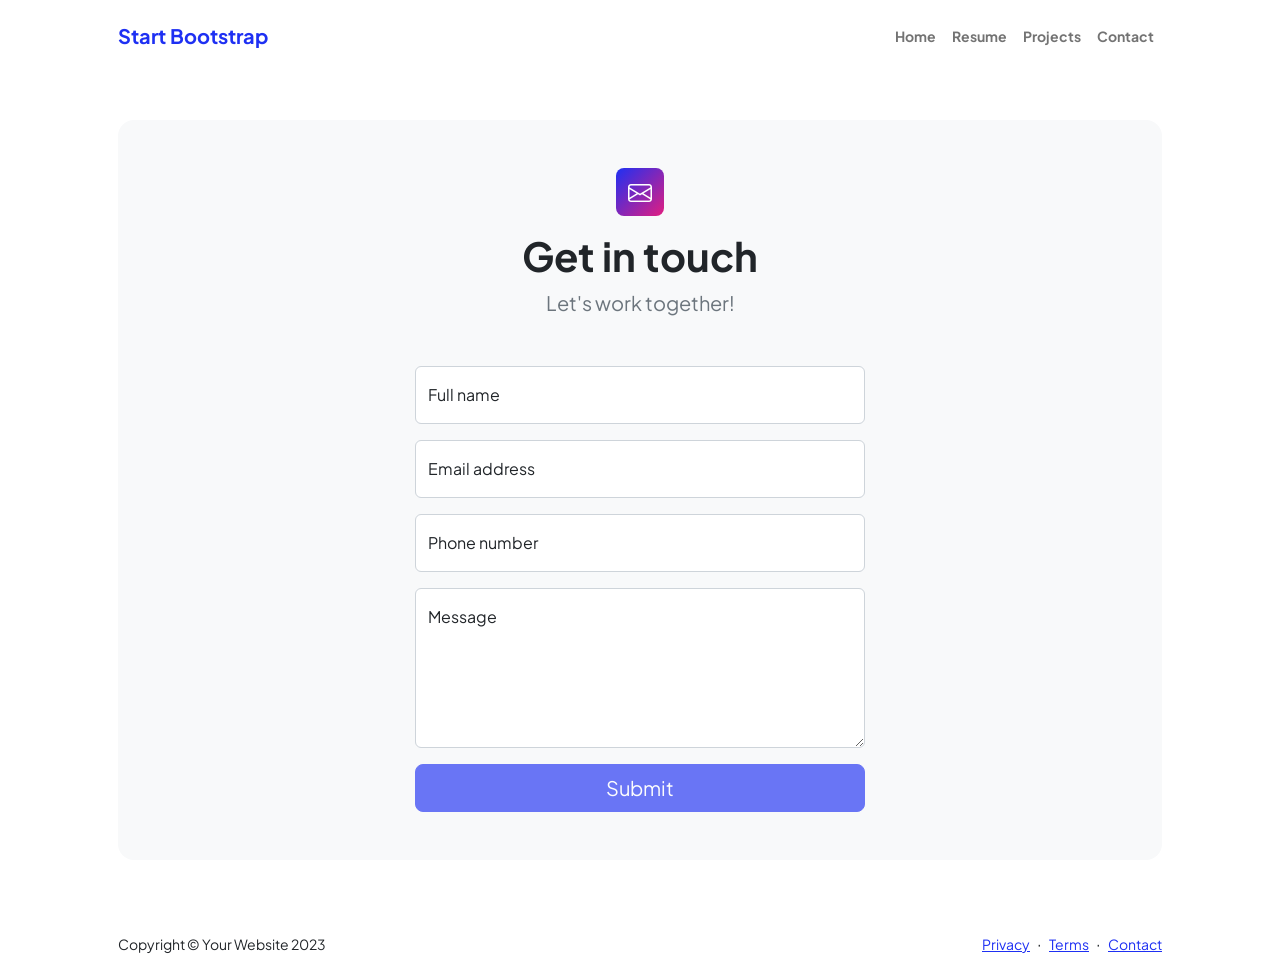
<file: contact.html>
<!DOCTYPE html>
<html lang="en">
    <head>
        <meta charset="utf-8" />
        <meta name="viewport" content="width=device-width, initial-scale=1, shrink-to-fit=no" />
        <meta name="description" content />
        <meta name="author" content />
        <title>Modern Business - Start Bootstrap Template</title>
        <!-- Favicon-->
        <link rel="icon" type="image/x-icon" href="assets/favicon.ico" />
        <!-- Custom Google font-->
        <link rel="preconnect" href="https://fonts.googleapis.com" />
        <link rel="preconnect" href="https://fonts.gstatic.com" crossorigin />
        <link href="https://fonts.googleapis.com/css2?family=Plus+Jakarta+Sans:wght@100;200;300;400;500;600;700;800;900&amp;display=swap" rel="stylesheet" />
        <!-- Bootstrap icons-->
        <link href="https://cdn.jsdelivr.net/npm/bootstrap-icons@1.8.1/font/bootstrap-icons.css" rel="stylesheet" />
        <!-- Core theme CSS (includes Bootstrap)-->
        <link href="css/styles.css" rel="stylesheet" />
    </head>
    <body class="d-flex flex-column">
        <main class="flex-shrink-0">
            <!-- Navigation-->
            <nav class="navbar navbar-expand-lg navbar-light bg-white py-3">
                <div class="container px-5">
                    <a class="navbar-brand" href="index.html"><span class="fw-bolder text-primary">Start Bootstrap</span></a>
                    <button class="navbar-toggler" type="button" data-bs-toggle="collapse" data-bs-target="#navbarSupportedContent" aria-controls="navbarSupportedContent" aria-expanded="false" aria-label="Toggle navigation"><span class="navbar-toggler-icon"></span></button>
                    <div class="collapse navbar-collapse" id="navbarSupportedContent">
                        <ul class="navbar-nav ms-auto mb-2 mb-lg-0 small fw-bolder">
                            <li class="nav-item"><a class="nav-link" href="index.html">Home</a></li>
                            <li class="nav-item"><a class="nav-link" href="resume.html">Resume</a></li>
                            <li class="nav-item"><a class="nav-link" href="projects.html">Projects</a></li>
                            <li class="nav-item"><a class="nav-link" href="contact.html">Contact</a></li>
                        </ul>
                    </div>
                </div>
            </nav>
            <!-- Page content-->
            <section class="py-5">
                <div class="container px-5">
                    <!-- Contact form-->
                    <div class="bg-light rounded-4 py-5 px-4 px-md-5">
                        <div class="text-center mb-5">
                            <div class="feature bg-primary bg-gradient-primary-to-secondary text-white rounded-3 mb-3"><i class="bi bi-envelope"></i></div>
                            <h1 class="fw-bolder">Get in touch</h1>
                            <p class="lead fw-normal text-muted mb-0">Let's work together!</p>
                        </div>
                        <div class="row gx-5 justify-content-center">
                            <div class="col-lg-8 col-xl-6">
                                <!-- * * * * * * * * * * * * * * *-->
                                <!-- * * SB Forms Contact Form * *-->
                                <!-- * * * * * * * * * * * * * * *-->
                                <!-- This form is pre-integrated with SB Forms.-->
                                <!-- To make this form functional, sign up at-->
                                <!-- https://startbootstrap.com/solution/contact-forms-->
                                <!-- to get an API token!-->
                                <form id="contactForm" data-sb-form-api-token="API_TOKEN">
                                    <!-- Name input-->
                                    <div class="form-floating mb-3">
                                        <input class="form-control" id="name" type="text" placeholder="Enter your name..." data-sb-validations="required" />
                                        <label for="name">Full name</label>
                                        <div class="invalid-feedback" data-sb-feedback="name:required">A name is required.</div>
                                    </div>
                                    <!-- Email address input-->
                                    <div class="form-floating mb-3">
                                        <input class="form-control" id="email" type="email" placeholder="name@example.com" data-sb-validations="required,email" />
                                        <label for="email">Email address</label>
                                        <div class="invalid-feedback" data-sb-feedback="email:required">An email is required.</div>
                                        <div class="invalid-feedback" data-sb-feedback="email:email">Email is not valid.</div>
                                    </div>
                                    <!-- Phone number input-->
                                    <div class="form-floating mb-3">
                                        <input class="form-control" id="phone" type="tel" placeholder="(123) 456-7890" data-sb-validations="required" />
                                        <label for="phone">Phone number</label>
                                        <div class="invalid-feedback" data-sb-feedback="phone:required">A phone number is required.</div>
                                    </div>
                                    <!-- Message input-->
                                    <div class="form-floating mb-3">
                                        <textarea class="form-control" id="message" type="text" placeholder="Enter your message here..." style="height: 10rem" data-sb-validations="required"></textarea>
                                        <label for="message">Message</label>
                                        <div class="invalid-feedback" data-sb-feedback="message:required">A message is required.</div>
                                    </div>
                                    <!-- Submit success message-->
                                    <!---->
                                    <!-- This is what your users will see when the form-->
                                    <!-- has successfully submitted-->
                                    <div class="d-none" id="submitSuccessMessage">
                                        <div class="text-center mb-3">
                                            <div class="fw-bolder">Form submission successful!</div>
                                            To activate this form, sign up at
                                            <br />
                                            <a href="https://startbootstrap.com/solution/contact-forms">https://startbootstrap.com/solution/contact-forms</a>
                                        </div>
                                    </div>
                                    <!-- Submit error message-->
                                    <!---->
                                    <!-- This is what your users will see when there is-->
                                    <!-- an error submitting the form-->
                                    <div class="d-none" id="submitErrorMessage"><div class="text-center text-danger mb-3">Error sending message!</div></div>
                                    <!-- Submit Button-->
                                    <div class="d-grid"><button class="btn btn-primary btn-lg disabled" id="submitButton" type="submit">Submit</button></div>
                                </form>
                            </div>
                        </div>
                    </div>
                </div>
            </section>
        </main>
        <!-- Footer-->
        <footer class="bg-white py-4 mt-auto">
            <div class="container px-5">
                <div class="row align-items-center justify-content-between flex-column flex-sm-row">
                    <div class="col-auto"><div class="small m-0">Copyright &copy; Your Website 2023</div></div>
                    <div class="col-auto">
                        <a class="small" href="#!">Privacy</a>
                        <span class="mx-1">&middot;</span>
                        <a class="small" href="#!">Terms</a>
                        <span class="mx-1">&middot;</span>
                        <a class="small" href="#!">Contact</a>
                    </div>
                </div>
            </div>
        </footer>
        <!-- Bootstrap core JS-->
        <script src="https://cdn.jsdelivr.net/npm/bootstrap@5.2.3/dist/js/bootstrap.bundle.min.js"></script>
        <!-- Core theme JS-->
        <script src="js/scripts.js"></script>
        <!-- * * * * * * * * * * * * * * * * * * * * * * * * * * * * * * * * * * * * * * * *-->
        <!-- * *                               SB Forms JS                               * *-->
        <!-- * * Activate your form at https://startbootstrap.com/solution/contact-forms * *-->
        <!-- * * * * * * * * * * * * * * * * * * * * * * * * * * * * * * * * * * * * * * * *-->
        <script src="https://cdn.startbootstrap.com/sb-forms-latest.js"></script>
    </body>
</html>
</file>
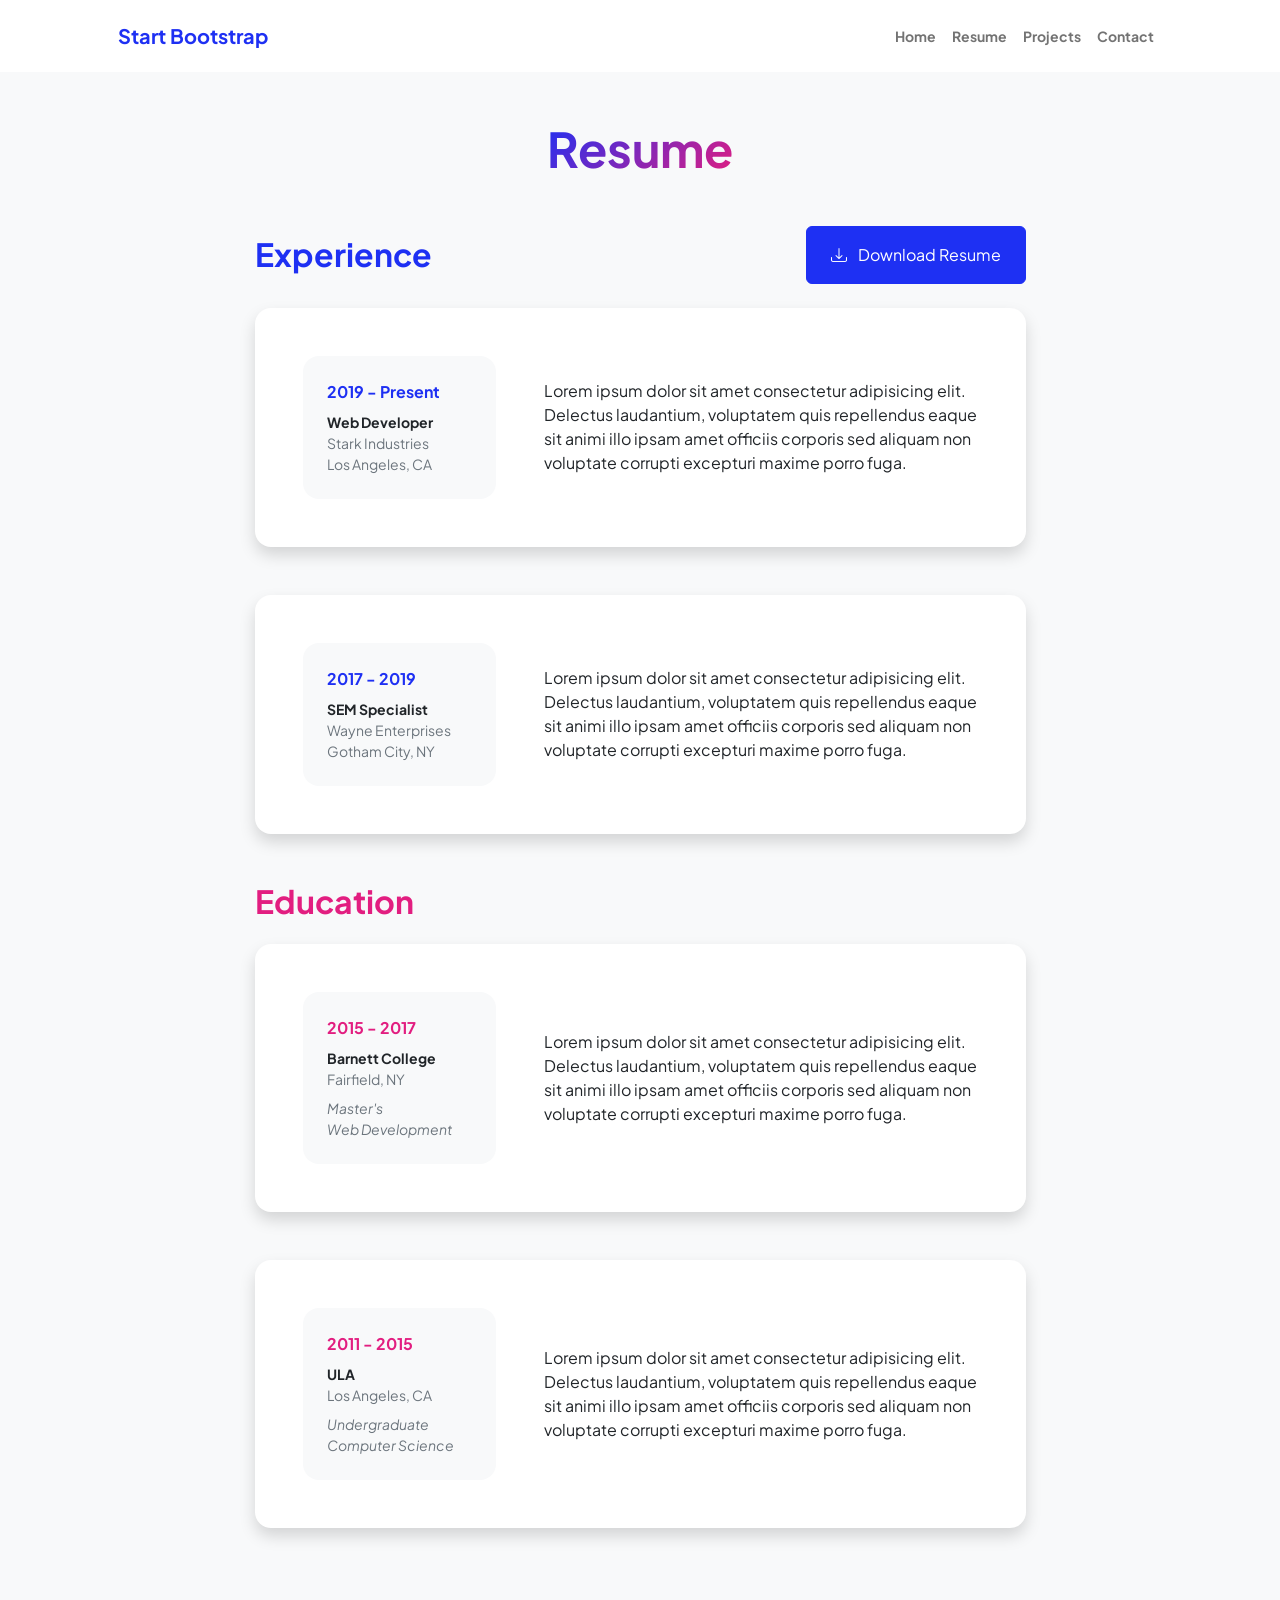
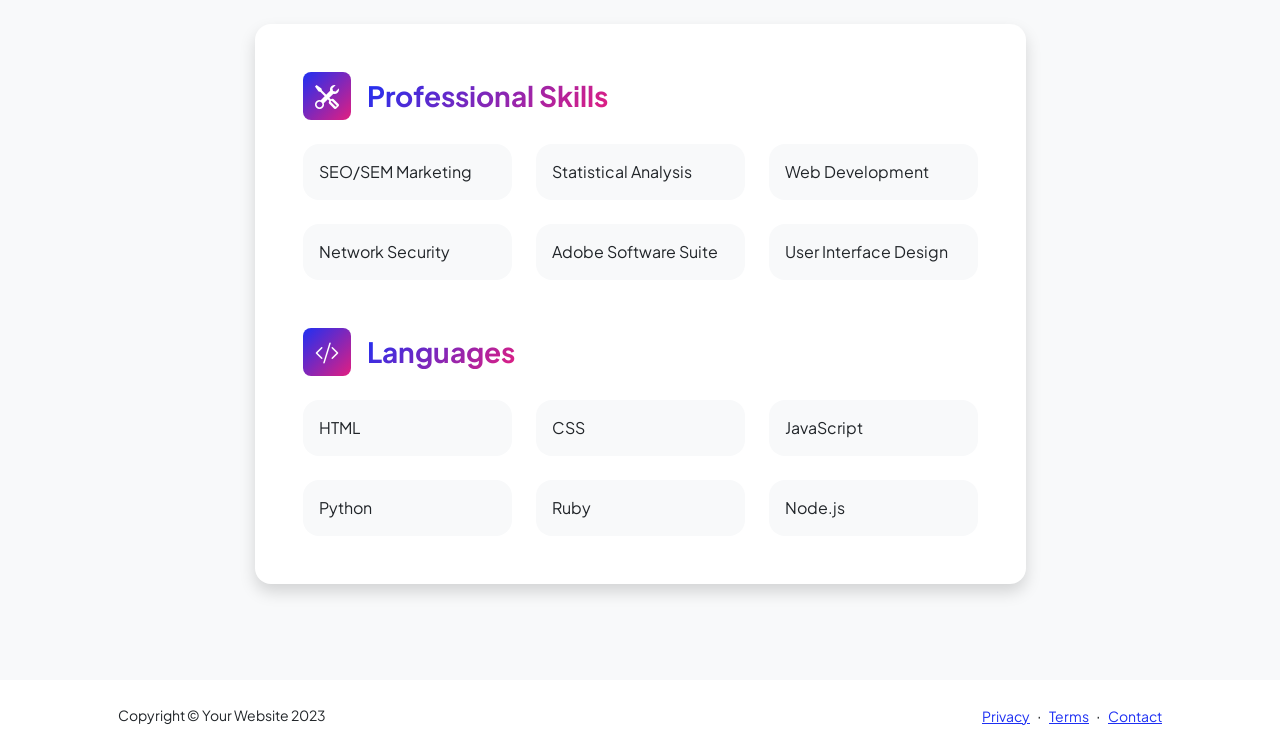
<file: resume.html>
<!DOCTYPE html>
<html lang="en">
    <head>
        <meta charset="utf-8" />
        <meta name="viewport" content="width=device-width, initial-scale=1, shrink-to-fit=no" />
        <meta name="description" content="" />
        <meta name="author" content="" />
        <title>Personal - Start Bootstrap Template</title>
        <!-- Favicon-->
        <link rel="icon" type="image/x-icon" href="assets/favicon.ico" />
        <!-- Custom Google font-->
        <link rel="preconnect" href="https://fonts.googleapis.com" />
        <link rel="preconnect" href="https://fonts.gstatic.com" crossorigin />
        <link href="https://fonts.googleapis.com/css2?family=Plus+Jakarta+Sans:wght@100;200;300;400;500;600;700;800;900&amp;display=swap" rel="stylesheet" />
        <!-- Bootstrap icons-->
        <link href="https://cdn.jsdelivr.net/npm/bootstrap-icons@1.8.1/font/bootstrap-icons.css" rel="stylesheet" />
        <!-- Core theme CSS (includes Bootstrap)-->
        <link href="css/styles.css" rel="stylesheet" />
    </head>
    <body class="d-flex flex-column h-100 bg-light">
        <main class="flex-shrink-0">
            <!-- Navigation-->
            <nav class="navbar navbar-expand-lg navbar-light bg-white py-3">
                <div class="container px-5">
                    <a class="navbar-brand" href="index.html"><span class="fw-bolder text-primary">Start Bootstrap</span></a>
                    <button class="navbar-toggler" type="button" data-bs-toggle="collapse" data-bs-target="#navbarSupportedContent" aria-controls="navbarSupportedContent" aria-expanded="false" aria-label="Toggle navigation"><span class="navbar-toggler-icon"></span></button>
                    <div class="collapse navbar-collapse" id="navbarSupportedContent">
                        <ul class="navbar-nav ms-auto mb-2 mb-lg-0 small fw-bolder">
                            <li class="nav-item"><a class="nav-link" href="index.html">Home</a></li>
                            <li class="nav-item"><a class="nav-link" href="resume.html">Resume</a></li>
                            <li class="nav-item"><a class="nav-link" href="projects.html">Projects</a></li>
                            <li class="nav-item"><a class="nav-link" href="contact.html">Contact</a></li>
                        </ul>
                    </div>
                </div>
            </nav>
            <!-- Page Content-->
            <div class="container px-5 my-5">
                <div class="text-center mb-5">
                    <h1 class="display-5 fw-bolder mb-0"><span class="text-gradient d-inline">Resume</span></h1>
                </div>
                <div class="row gx-5 justify-content-center">
                    <div class="col-lg-11 col-xl-9 col-xxl-8">
                        <!-- Experience Section-->
                        <section>
                            <div class="d-flex align-items-center justify-content-between mb-4">
                                <h2 class="text-primary fw-bolder mb-0">Experience</h2>
                                <!-- Download resume button-->
                                <!-- Note: Set the link href target to a PDF file within your project-->
                                <a class="btn btn-primary px-4 py-3" href="#!">
                                    <div class="d-inline-block bi bi-download me-2"></div>
                                    Download Resume
                                </a>
                            </div>
                            <!-- Experience Card 1-->
                            <div class="card shadow border-0 rounded-4 mb-5">
                                <div class="card-body p-5">
                                    <div class="row align-items-center gx-5">
                                        <div class="col text-center text-lg-start mb-4 mb-lg-0">
                                            <div class="bg-light p-4 rounded-4">
                                                <div class="text-primary fw-bolder mb-2">2019 - Present</div>
                                                <div class="small fw-bolder">Web Developer</div>
                                                <div class="small text-muted">Stark Industries</div>
                                                <div class="small text-muted">Los Angeles, CA</div>
                                            </div>
                                        </div>
                                        <div class="col-lg-8"><div>Lorem ipsum dolor sit amet consectetur adipisicing elit. Delectus laudantium, voluptatem quis repellendus eaque sit animi illo ipsam amet officiis corporis sed aliquam non voluptate corrupti excepturi maxime porro fuga.</div></div>
                                    </div>
                                </div>
                            </div>
                            <!-- Experience Card 2-->
                            <div class="card shadow border-0 rounded-4 mb-5">
                                <div class="card-body p-5">
                                    <div class="row align-items-center gx-5">
                                        <div class="col text-center text-lg-start mb-4 mb-lg-0">
                                            <div class="bg-light p-4 rounded-4">
                                                <div class="text-primary fw-bolder mb-2">2017 - 2019</div>
                                                <div class="small fw-bolder">SEM Specialist</div>
                                                <div class="small text-muted">Wayne Enterprises</div>
                                                <div class="small text-muted">Gotham City, NY</div>
                                            </div>
                                        </div>
                                        <div class="col-lg-8"><div>Lorem ipsum dolor sit amet consectetur adipisicing elit. Delectus laudantium, voluptatem quis repellendus eaque sit animi illo ipsam amet officiis corporis sed aliquam non voluptate corrupti excepturi maxime porro fuga.</div></div>
                                    </div>
                                </div>
                            </div>
                        </section>
                        <!-- Education Section-->
                        <section>
                            <h2 class="text-secondary fw-bolder mb-4">Education</h2>
                            <!-- Education Card 1-->
                            <div class="card shadow border-0 rounded-4 mb-5">
                                <div class="card-body p-5">
                                    <div class="row align-items-center gx-5">
                                        <div class="col text-center text-lg-start mb-4 mb-lg-0">
                                            <div class="bg-light p-4 rounded-4">
                                                <div class="text-secondary fw-bolder mb-2">2015 - 2017</div>
                                                <div class="mb-2">
                                                    <div class="small fw-bolder">Barnett College</div>
                                                    <div class="small text-muted">Fairfield, NY</div>
                                                </div>
                                                <div class="fst-italic">
                                                    <div class="small text-muted">Master's</div>
                                                    <div class="small text-muted">Web Development</div>
                                                </div>
                                            </div>
                                        </div>
                                        <div class="col-lg-8"><div>Lorem ipsum dolor sit amet consectetur adipisicing elit. Delectus laudantium, voluptatem quis repellendus eaque sit animi illo ipsam amet officiis corporis sed aliquam non voluptate corrupti excepturi maxime porro fuga.</div></div>
                                    </div>
                                </div>
                            </div>
                            <!-- Education Card 2-->
                            <div class="card shadow border-0 rounded-4 mb-5">
                                <div class="card-body p-5">
                                    <div class="row align-items-center gx-5">
                                        <div class="col text-center text-lg-start mb-4 mb-lg-0">
                                            <div class="bg-light p-4 rounded-4">
                                                <div class="text-secondary fw-bolder mb-2">2011 - 2015</div>
                                                <div class="mb-2">
                                                    <div class="small fw-bolder">ULA</div>
                                                    <div class="small text-muted">Los Angeles, CA</div>
                                                </div>
                                                <div class="fst-italic">
                                                    <div class="small text-muted">Undergraduate</div>
                                                    <div class="small text-muted">Computer Science</div>
                                                </div>
                                            </div>
                                        </div>
                                        <div class="col-lg-8"><div>Lorem ipsum dolor sit amet consectetur adipisicing elit. Delectus laudantium, voluptatem quis repellendus eaque sit animi illo ipsam amet officiis corporis sed aliquam non voluptate corrupti excepturi maxime porro fuga.</div></div>
                                    </div>
                                </div>
                            </div>
                        </section>
                        <!-- Divider-->
                        <div class="pb-5"></div>
                        <!-- Skills Section-->
                        <section>
                            <!-- Skillset Card-->
                            <div class="card shadow border-0 rounded-4 mb-5">
                                <div class="card-body p-5">
                                    <!-- Professional skills list-->
                                    <div class="mb-5">
                                        <div class="d-flex align-items-center mb-4">
                                            <div class="feature bg-primary bg-gradient-primary-to-secondary text-white rounded-3 me-3"><i class="bi bi-tools"></i></div>
                                            <h3 class="fw-bolder mb-0"><span class="text-gradient d-inline">Professional Skills</span></h3>
                                        </div>
                                        <div class="row row-cols-1 row-cols-md-3 mb-4">
                                            <div class="col mb-4 mb-md-0"><div class="d-flex align-items-center bg-light rounded-4 p-3 h-100">SEO/SEM Marketing</div></div>
                                            <div class="col mb-4 mb-md-0"><div class="d-flex align-items-center bg-light rounded-4 p-3 h-100">Statistical Analysis</div></div>
                                            <div class="col"><div class="d-flex align-items-center bg-light rounded-4 p-3 h-100">Web Development</div></div>
                                        </div>
                                        <div class="row row-cols-1 row-cols-md-3">
                                            <div class="col mb-4 mb-md-0"><div class="d-flex align-items-center bg-light rounded-4 p-3 h-100">Network Security</div></div>
                                            <div class="col mb-4 mb-md-0"><div class="d-flex align-items-center bg-light rounded-4 p-3 h-100">Adobe Software Suite</div></div>
                                            <div class="col"><div class="d-flex align-items-center bg-light rounded-4 p-3 h-100">User Interface Design</div></div>
                                        </div>
                                    </div>
                                    <!-- Languages list-->
                                    <div class="mb-0">
                                        <div class="d-flex align-items-center mb-4">
                                            <div class="feature bg-primary bg-gradient-primary-to-secondary text-white rounded-3 me-3"><i class="bi bi-code-slash"></i></div>
                                            <h3 class="fw-bolder mb-0"><span class="text-gradient d-inline">Languages</span></h3>
                                        </div>
                                        <div class="row row-cols-1 row-cols-md-3 mb-4">
                                            <div class="col mb-4 mb-md-0"><div class="d-flex align-items-center bg-light rounded-4 p-3 h-100">HTML</div></div>
                                            <div class="col mb-4 mb-md-0"><div class="d-flex align-items-center bg-light rounded-4 p-3 h-100">CSS</div></div>
                                            <div class="col"><div class="d-flex align-items-center bg-light rounded-4 p-3 h-100">JavaScript</div></div>
                                        </div>
                                        <div class="row row-cols-1 row-cols-md-3">
                                            <div class="col mb-4 mb-md-0"><div class="d-flex align-items-center bg-light rounded-4 p-3 h-100">Python</div></div>
                                            <div class="col mb-4 mb-md-0"><div class="d-flex align-items-center bg-light rounded-4 p-3 h-100">Ruby</div></div>
                                            <div class="col"><div class="d-flex align-items-center bg-light rounded-4 p-3 h-100">Node.js</div></div>
                                        </div>
                                    </div>
                                </div>
                            </div>
                        </section>
                    </div>
                </div>
            </div>
        </main>
        <!-- Footer-->
        <footer class="bg-white py-4 mt-auto">
            <div class="container px-5">
                <div class="row align-items-center justify-content-between flex-column flex-sm-row">
                    <div class="col-auto"><div class="small m-0">Copyright &copy; Your Website 2023</div></div>
                    <div class="col-auto">
                        <a class="small" href="#!">Privacy</a>
                        <span class="mx-1">&middot;</span>
                        <a class="small" href="#!">Terms</a>
                        <span class="mx-1">&middot;</span>
                        <a class="small" href="#!">Contact</a>
                    </div>
                </div>
            </div>
        </footer>
        <!-- Bootstrap core JS-->
        <script src="https://cdn.jsdelivr.net/npm/bootstrap@5.2.3/dist/js/bootstrap.bundle.min.js"></script>
        <!-- Core theme JS-->
        <script src="js/scripts.js"></script>
    </body>
</html>
</file>
<file: mono-portfolio/css/style.css>
:root{
  --bg:#f4f3ef; --fg:#111; --muted:#8a8a85; --line:rgba(17,17,17,.12);
  --ease:cubic-bezier(.77,0,.18,1);
}
*{margin:0;padding:0;box-sizing:border-box}
html{scroll-behavior:smooth}
body{background:var(--bg);color:var(--fg);font-family:"Inter","Noto Sans JP",sans-serif;
  -webkit-font-smoothing:antialiased;overflow-x:hidden}
body.loading{overflow:hidden}
a{color:inherit;text-decoration:none}
::selection{background:var(--fg);color:var(--bg)}
@media (hover:hover){body,a,button{cursor:none}}

/* Loader */
.loader{position:fixed;inset:0;background:var(--fg);color:var(--bg);z-index:1000;
  display:flex;flex-direction:column;justify-content:flex-end;padding:5vw;
  transition:transform 1s var(--ease)}
.loader.done{transform:translateY(-100%)}
.loader__count{font-size:clamp(4rem,14vw,12rem);font-weight:800;line-height:1}
.loader__bar{height:1px;background:rgba(255,255,255,.2);margin-top:2rem}
.loader__bar span{display:block;height:100%;width:0;background:var(--bg)}

/* Cursor */
.cursor,.cursor-dot{position:fixed;top:0;left:0;pointer-events:none;z-index:999;border-radius:50%;
  mix-blend-mode:difference}
.cursor{width:40px;height:40px;border:1px solid #fff;margin:-20px 0 0 -20px;
  transition:width .3s,height .3s,margin .3s,background .3s}
.cursor.hover{width:80px;height:80px;margin:-40px 0 0 -40px;background:#fff}
.cursor-dot{width:6px;height:6px;background:#fff;margin:-3px 0 0 -3px}
@media (hover:none){.cursor,.cursor-dot{display:none}}

/* Header */
.header{position:fixed;top:0;left:0;right:0;display:flex;justify-content:space-between;align-items:center;
  padding:1.6rem 5vw;z-index:100;mix-blend-mode:difference;color:#fff}
.logo{font-weight:800;font-size:1.3rem;letter-spacing:.05em}
.logo span{opacity:.5}
.nav{display:flex;gap:2.4rem}
.nav a{font-size:.85rem;letter-spacing:.08em;position:relative}
.nav a::after{content:"";position:absolute;left:0;bottom:-4px;width:100%;height:1px;background:currentColor;
  transform:scaleX(0);transform-origin:right;transition:transform .5s var(--ease)}
.nav a:hover::after{transform:scaleX(1);transform-origin:left}
.menu-btn{display:none;background:none;border:0;width:32px;height:20px;position:relative}
.menu-btn span{position:absolute;left:0;width:100%;height:1.5px;background:#fff;transition:.4s var(--ease)}
.menu-btn span:first-child{top:4px}.menu-btn span:last-child{bottom:4px}
.menu-open .menu-btn span:first-child{top:9px;transform:rotate(45deg)}
.menu-open .menu-btn span:last-child{bottom:9px;transform:rotate(-45deg)}

/* Hero */
.hero{height:100vh;min-height:560px;position:relative;display:flex;flex-direction:column;justify-content:center;padding:0 5vw}
#bg{position:absolute;inset:0;width:100%;height:100%;z-index:-1}
.hero__title{font-size:clamp(3.2rem,13vw,13rem);font-weight:800;line-height:.95;letter-spacing:-.04em}
.hero__title em{font-style:italic;font-weight:300}
.line{display:block;overflow:hidden}
.split{display:inline-block;transform:translateY(110%);transition:transform 1.2s var(--ease)}
.ready .split{transform:none}
.ready .line:nth-child(2) .split{transition-delay:.12s}
.hero__sub{margin-top:2.4rem;color:var(--muted);font-size:clamp(.95rem,1.4vw,1.15rem)}
.scroll-hint{position:absolute;bottom:2.5rem;left:5vw;display:flex;align-items:center;gap:1rem;font-size:.75rem;letter-spacing:.2em}
.scroll-hint i{width:80px;height:1px;background:var(--line);position:relative;overflow:hidden}
.scroll-hint i::after{content:"";position:absolute;inset:0;background:var(--fg);animation:scrollLine 2s var(--ease) infinite}
@keyframes scrollLine{0%{transform:translateX(-100%)}100%{transform:translateX(100%)}}

/* Marquee */
.marquee{border-top:1px solid var(--line);border-bottom:1px solid var(--line);overflow:hidden;padding:1.4rem 0;white-space:nowrap}
.marquee__inner{display:inline-flex;animation:marquee 25s linear infinite}
.marquee span{font-size:clamp(1.4rem,3vw,2.6rem);font-weight:600;letter-spacing:.02em;padding-right:1rem}
@keyframes marquee{to{transform:translateX(-50%)}}

/* Sections */
.section{padding:clamp(6rem,14vw,12rem) 5vw}
.section__label{font-size:.8rem;font-weight:400;letter-spacing:.2em;color:var(--muted);text-transform:uppercase;margin-bottom:3rem}
.reveal{opacity:0;transform:translateY(40px);transition:opacity 1s var(--ease),transform 1s var(--ease)}
.reveal.in{opacity:1;transform:none}

.about__text{font-size:clamp(1.3rem,3vw,2.6rem);line-height:1.7;font-weight:300;max-width:1100px}
.stats{display:grid;grid-template-columns:repeat(3,1fr);gap:2rem;margin-top:6rem;border-top:1px solid var(--line);padding-top:3rem}
.stat b{display:block;font-size:clamp(2.6rem,7vw,6rem);font-weight:800;line-height:1}
.stat b::after{content:"+";font-weight:300}
.stat span{color:var(--muted);font-size:.85rem;letter-spacing:.1em}
.stat:nth-child(2){transition-delay:.1s}.stat:nth-child(3){transition-delay:.2s}

/* Works */
.works{height:400vh;position:relative;background:var(--fg);color:var(--bg)}
.works__sticky{position:sticky;top:0;height:100vh;overflow:hidden;display:flex;flex-direction:column;justify-content:center}
.works__label{padding:0 5vw}
.works__track{display:flex;gap:4vw;padding:0 5vw;will-change:transform}
.card{flex:0 0 clamp(260px,38vw,560px)}
.card__img{aspect-ratio:4/3;border-radius:4px;transition:transform .8s var(--ease),filter .8s;filter:grayscale(1)}
.card:hover .card__img{transform:scale(.96);filter:grayscale(0)}
.card h3{font-size:clamp(1.2rem,2vw,1.8rem);margin-top:1.2rem;font-weight:600}
.card p{color:var(--muted);font-size:.85rem;margin-top:.3rem}
.g1{background:linear-gradient(135deg,#d9d6cf,#5c5a55)}
.g2{background:linear-gradient(135deg,#2b2b2b,#9a9890)}
.g3{background:radial-gradient(circle at 30% 30%,#f4f3ef,#3a3a3a)}
.g4{background:linear-gradient(45deg,#777,#e8e6e0 60%,#222)}
.g5{background:conic-gradient(from 90deg,#111,#bdbab3,#111)}

/* Service */
.service__list{list-style:none;border-top:1px solid var(--line)}
.service__list li{display:flex;align-items:center;gap:3vw;padding:2.2rem 0;border-bottom:1px solid var(--line);
  font-size:clamp(1.6rem,5vw,4.4rem);font-weight:600;letter-spacing:-.02em;position:relative;overflow:hidden;
  transition:padding .6s var(--ease),color .6s}
.service__list li::before{content:"";position:absolute;inset:0;background:var(--fg);transform:translateY(101%);
  transition:transform .6s var(--ease);z-index:-1}
.service__list li:hover{color:var(--bg);padding-left:2rem}
.service__list li:hover::before{transform:none}
.service__list span{font-size:.8rem;font-weight:400;color:var(--muted);letter-spacing:.1em}
.service__list i{margin-left:auto;font-style:normal;font-weight:300;transition:transform .6s var(--ease);padding-right:2rem}
.service__list li:hover i{transform:rotate(-45deg)}

/* Contact */
.contact{min-height:80vh;display:flex;flex-direction:column;justify-content:center}
.contact__big{display:inline-flex;align-items:baseline;gap:1rem;font-size:clamp(3rem,12vw,11rem);font-weight:800;
  letter-spacing:-.04em;line-height:1;align-self:flex-start;transition:transform .3s ease-out}
.contact__big span{font-weight:300;font-size:.5em;transition:transform .6s var(--ease)}
.contact__big:hover span{transform:translate(10px,-10px)}

.footer{display:flex;justify-content:space-between;padding:2rem 5vw;border-top:1px solid var(--line);font-size:.8rem;color:var(--muted)}

/* Mobile */
.pc{display:inline}
@media (max-width:768px){
  .pc{display:none}
  .menu-btn{display:block;z-index:101}
  .nav{position:fixed;inset:0;background:#000;flex-direction:column;justify-content:center;padding:0 8vw;gap:1.5rem;
    clip-path:circle(0% at 100% 0);transition:clip-path .8s var(--ease)}
  .nav a{font-size:2.4rem;font-weight:800}
  .menu-open .nav{clip-path:circle(150% at 100% 0)}
  .stats{grid-template-columns:1fr;gap:2.5rem}
  .works{height:auto}
  .works__sticky{position:static;height:auto;padding:6rem 0}
  .works__track{overflow-x:auto;scroll-snap-type:x mandatory;transform:none!important}
  .card{flex-basis:78vw;scroll-snap-align:start}
  .footer{flex-direction:column;gap:.8rem}
}
@media (prefers-reduced-motion:reduce){
  *,*::before,*::after{animation:none!important;transition:none!important}
  .reveal,.split{opacity:1;transform:none}
}
</file>
<file: pop-portfolio/css/style.css>
/* ===========================
   POP PORTFOLIO - style.css
   =========================== */
:root {
  --ink: #111111;
  --paper: #fff7e8;
  --pink: #ff4fa3;
  --yellow: #ffd60a;
  --blue: #3a6bff;
  --green: #2ecc71;
  --orange: #ff7a1a;
  --border: 3px solid var(--ink);
  --shadow: 6px 6px 0 var(--ink);
  --en: "Dela Gothic One", sans-serif;
  --body: "Space Grotesk", "Zen Kaku Gothic New", sans-serif;
}

*, *::before, *::after { box-sizing: border-box; margin: 0; padding: 0; }
html { scroll-behavior: smooth; overflow-x: clip; }
body {
  font-family: var(--body);
  background: var(--paper);
  color: var(--ink);
  line-height: 1.7;
  overflow-x: clip;
  -webkit-font-smoothing: antialiased;
}
/* 紙っぽいドット背景 */
body::before {
  content: "";
  position: fixed; inset: 0;
  background-image: radial-gradient(rgba(17,17,17,.12) 1px, transparent 1px);
  background-size: 18px 18px;
  pointer-events: none; z-index: 0;
}
a { color: inherit; text-decoration: none; }
img { max-width: 100%; display: block; }
.sp { display: none; }

/* ---------- Loader ---------- */
.loader {
  position: fixed; inset: 0; z-index: 1000;
  background: var(--yellow);
  display: grid; place-items: center;
  transition: transform .8s cubic-bezier(.77,0,.18,1);
}
.loader.is-done { transform: translateY(-100%); }
.loader__blocks { display: flex; gap: 10px; }
.loader__blocks span {
  width: 26px; height: 26px; border: var(--border); border-radius: 50%;
  animation: bounce .6s ease-in-out infinite alternate;
}
.loader__blocks span:nth-child(1) { background: var(--pink); }
.loader__blocks span:nth-child(2) { background: var(--blue); animation-delay: .1s; }
.loader__blocks span:nth-child(3) { background: var(--green); animation-delay: .2s; }
.loader__blocks span:nth-child(4) { background: var(--orange); animation-delay: .3s; }
@keyframes bounce { to { transform: translateY(-24px); } }

/* ---------- Cursor ---------- */
.cursor {
  position: fixed; top: 0; left: 0; z-index: 999;
  width: 22px; height: 22px; border-radius: 50%;
  background: var(--pink); border: 2px solid var(--ink);
  pointer-events: none;
  transform: translate(-50%, -50%);
  transition: width .25s, height .25s, background .25s;
  mix-blend-mode: multiply;
}
.cursor.is-hover { width: 64px; height: 64px; background: var(--yellow); }
@media (hover: none) { .cursor { display: none; } }

/* ---------- Nav ---------- */
.nav {
  position: fixed; top: 16px; left: 16px; right: 16px; z-index: 100;
  display: flex; align-items: center; justify-content: space-between;
  padding: 10px 14px 10px 20px;
  background: #fff; border: var(--border); border-radius: 999px;
  box-shadow: 4px 4px 0 var(--ink);
}
.nav__logo { font-family: var(--en); font-size: 1.1rem; letter-spacing: .02em; }
.nav__logo span { color: var(--pink); display: inline-block; animation: spin 4s linear infinite; }
.nav__menu { display: flex; gap: 6px; align-items: center; }
.nav__menu a {
  font-weight: 700; font-size: .85rem; padding: 6px 14px; border-radius: 999px;
  transition: background .2s, transform .2s;
}
.nav__menu a:hover { background: var(--yellow); transform: rotate(-4deg); }
.nav__cta { background: var(--ink); color: #fff; }
.nav__cta:hover { color: var(--ink); }
.nav__toggle { display: none; }

/* ---------- Hero ---------- */
.hero {
  position: relative; z-index: 1;
  min-height: 100svh;
  display: flex; flex-direction: column; justify-content: center;
  padding: 120px 6vw 80px;
}
.hero__title {
  font-family: var(--en); font-weight: 400;
  font-size: clamp(3.4rem, 13vw, 11rem);
  line-height: .95; letter-spacing: -.01em;
}
.line { display: block; overflow: hidden; padding: .04em 0; }
.word {
  display: inline-block; transform: translateY(110%);
  transition: transform 1s cubic-bezier(.2,.9,.2,1.2);
}
.is-loaded .word { transform: translateY(0); }
.is-loaded .line:nth-child(2) .word { transition-delay: .12s; }
.is-loaded .line:nth-child(3) .word { transition-delay: .24s; }
.word--pink { color: var(--pink); -webkit-text-stroke: 3px var(--ink); }
.word--outline { color: transparent; -webkit-text-stroke: 3px var(--ink); }
.word:hover { animation: jelly .6s; }
@keyframes jelly {
  25% { transform: scale(1.12, .88); } 50% { transform: scale(.92, 1.08); }
  75% { transform: scale(1.04, .96); } 100% { transform: scale(1); }
}
.hero__lead { margin-top: 28px; font-size: clamp(1rem, 2.2vw, 1.35rem); font-weight: 700; font-family: "Zen Kaku Gothic New", sans-serif; }

.hero__shapes { position: absolute; inset: 0; pointer-events: none; z-index: -1; }
.shape { position: absolute; border: var(--border); box-shadow: var(--shadow); }
.shape--circle { width: 22vw; max-width: 260px; aspect-ratio: 1; border-radius: 50%; background: var(--yellow); top: 14%; right: 8%; }
.shape--star { border: none; box-shadow: none; font-size: clamp(4rem, 10vw, 9rem); color: var(--blue); -webkit-text-stroke: 3px var(--ink); top: 55%; right: 26%; animation: spin 10s linear infinite; }
.shape--square { width: 90px; height: 90px; background: var(--green); bottom: 12%; right: 6%; transform: rotate(18deg); border-radius: 14px; }
.shape--pill { width: 180px; height: 60px; border-radius: 999px; background: var(--pink); top: 22%; left: 52%; }
.shape--tri { border: none; box-shadow: none; width: 0; height: 0; border-left: 50px solid transparent; border-right: 50px solid transparent; border-bottom: 86px solid var(--orange); bottom: 10%; left: 62%; filter: drop-shadow(5px 5px 0 var(--ink)); }
@keyframes spin { to { transform: rotate(360deg); } }

.badge {
  position: absolute; right: 6vw; bottom: 6vh;
  width: 120px; height: 120px; display: grid; place-items: center;
  background: #fff; border: var(--border); border-radius: 50%; box-shadow: var(--shadow);
  transition: transform .3s;
}
.badge:hover { transform: scale(1.08); }
.badge__ring { position: absolute; inset: 0; animation: spin 12s linear infinite; }
.badge__ring text { font-family: var(--body); font-weight: 700; font-size: 11px; letter-spacing: 2px; }
.badge__arrow { font-size: 1.8rem; font-weight: 700; animation: bob 1.2s ease-in-out infinite alternate; }
@keyframes bob { to { transform: translateY(6px); } }

/* ---------- Marquee ---------- */
.marquee {
  position: relative; z-index: 2; overflow: hidden;
  border-top: var(--border); border-bottom: var(--border);
  padding: 14px 0; white-space: nowrap;
  font-family: var(--en); font-size: clamp(1.4rem, 4vw, 2.6rem);
}
.marquee--yellow { background: var(--yellow); transform: rotate(-2deg); margin: 0 -2%; }
.marquee--blue { background: var(--blue); color: #fff; transform: rotate(1.5deg); margin: -10px -2% 0; font-family: "Zen Kaku Gothic New", sans-serif; font-weight: 700; }
.marquee__track { display: inline-flex; animation: marquee 22s linear infinite; }
.marquee--reverse .marquee__track { animation-direction: reverse; }
@keyframes marquee { to { transform: translateX(-50%); } }

/* ---------- Section common ---------- */
.section { position: relative; z-index: 1; padding: 120px 6vw; max-width: 1400px; margin: 0 auto; }
.section__title {
  font-family: var(--en); font-weight: 400;
  font-size: clamp(2.6rem, 8vw, 6rem); line-height: 1;
  margin-bottom: 56px; display: flex; align-items: flex-start; gap: 14px;
}
.num {
  font-family: var(--body); font-size: .9rem; font-weight: 700;
  background: var(--ink); color: #fff; padding: 2px 10px; border-radius: 999px; margin-top: .6em;
}

/* reveal */
.reveal { opacity: 0; transform: translateY(50px) rotate(2deg); transition: opacity .7s, transform .8s cubic-bezier(.2,.9,.2,1.2); }
.reveal.is-in { opacity: 1; transform: none; }

/* ---------- Works ---------- */
.works__grid { display: grid; grid-template-columns: repeat(2, 1fr); gap: 36px; }
.card {
  background: #fff; border: var(--border); border-radius: 22px; box-shadow: var(--shadow);
  overflow: hidden; transition: box-shadow .2s;
  transform-style: preserve-3d;
}
.card:nth-child(even) { margin-top: 60px; }
.card:hover { box-shadow: 12px 12px 0 var(--ink); }
.card__visual {
  position: relative; aspect-ratio: 4/3; background: var(--bg);
  border-bottom: var(--border); display: grid; place-items: center; overflow: hidden;
}
.blob {
  position: absolute; width: 70%; aspect-ratio: 1; background: rgba(255,255,255,.35);
  border-radius: 42% 58% 63% 37% / 41% 44% 56% 59%;
  animation: morph 8s ease-in-out infinite;
}
@keyframes morph {
  50% { border-radius: 63% 37% 38% 62% / 55% 61% 39% 45%; transform: rotate(60deg) scale(1.1); }
}
.card__emoji { position: relative; font-size: clamp(4rem, 9vw, 7rem); transition: transform .4s cubic-bezier(.2,.9,.2,1.6); }
.card:hover .card__emoji { transform: scale(1.2) rotate(-12deg); }
.card__body { padding: 20px 24px 26px; }
.card__body h3 { font-size: 1.4rem; margin: 8px 0 2px; }
.card__body p { font-family: "Zen Kaku Gothic New", sans-serif; font-size: .95rem; }
.tag { display: inline-block; font-size: .75rem; font-weight: 700; border: 2px solid var(--ink); border-radius: 999px; padding: 0 10px; background: var(--yellow); }

/* ---------- About ---------- */
.about__inner { display: grid; grid-template-columns: 1fr 1.3fr; gap: 60px; align-items: center; }
.about__face { position: relative; display: grid; place-items: center; }
.face {
  width: min(360px, 80vw); aspect-ratio: 1; border-radius: 50%;
  background: var(--yellow); border: var(--border); box-shadow: 10px 10px 0 var(--ink);
  display: flex; flex-wrap: wrap; justify-content: center; align-content: center; gap: 12% 18%;
}
.face__eye { width: 22%; aspect-ratio: 1; background: #fff; border: var(--border); border-radius: 50%; display: grid; place-items: center; }
.face__pupil { width: 45%; aspect-ratio: 1; background: var(--ink); border-radius: 50%; transition: transform .08s; }
.face__mouth { width: 50%; height: 0; padding-bottom: 22%; border: var(--border); border-top: none; border-radius: 0 0 999px 999px; background: var(--pink); flex-basis: 50%; }
.sticker {
  position: absolute; font-family: var(--en); border: var(--border); box-shadow: 4px 4px 0 var(--ink);
}
.sticker--1 { top: 2%; left: 4%; background: var(--pink); color: #fff; padding: 6px 16px; border-radius: 12px; transform: rotate(-12deg); animation: wiggle 2.4s ease-in-out infinite; }
.sticker--2 { bottom: 4%; right: 8%; background: var(--blue); color: var(--yellow); width: 64px; height: 64px; border-radius: 50%; display: grid; place-items: center; font-size: 1.8rem; animation: spin 6s linear infinite; }
@keyframes wiggle { 50% { transform: rotate(8deg) scale(1.05); } }
.about__text { font-family: "Zen Kaku Gothic New", sans-serif; }
.about__text .big { font-size: clamp(1.6rem, 3.4vw, 2.4rem); font-weight: 700; line-height: 1.5; margin-bottom: 20px; }
mark { background: linear-gradient(transparent 55%, var(--pink) 55%); color: inherit; }
.skills { list-style: none; display: flex; flex-wrap: wrap; gap: 10px; margin-top: 24px; }
.skills li {
  font-family: var(--body); font-weight: 700; padding: 6px 16px;
  border: var(--border); border-radius: 999px; background: #fff; box-shadow: 3px 3px 0 var(--ink);
  transition: transform .2s, background .2s;
}
.skills li:nth-child(3n+1):hover { background: var(--pink); }
.skills li:nth-child(3n+2):hover { background: var(--green); }
.skills li:nth-child(3n):hover { background: var(--yellow); }
.skills li:hover { transform: translateY(-4px) rotate(-3deg); }

/* ---------- Service ---------- */
.service__list { display: grid; gap: 18px; }
.acc { background: #fff; border: var(--border); border-radius: 20px; box-shadow: var(--shadow); overflow: hidden; }
.acc summary {
  list-style: none; cursor: pointer; display: flex; justify-content: space-between; align-items: center;
  padding: 22px 28px; font-family: var(--en); font-size: clamp(1.4rem, 4vw, 2.4rem);
  transition: background .25s;
}
.acc summary::-webkit-details-marker { display: none; }
.acc summary:hover { background: var(--yellow); }
.acc[open] summary { background: var(--pink); color: #fff; }
.acc summary i { position: relative; width: 40px; height: 40px; flex-shrink: 0; border: var(--border); border-radius: 50%; background: #fff; }
.acc summary i::before, .acc summary i::after { content: ""; position: absolute; left: 50%; top: 50%; width: 16px; height: 3px; background: var(--ink); transform: translate(-50%, -50%); transition: transform .3s; }
.acc summary i::after { transform: translate(-50%, -50%) rotate(90deg); }
.acc[open] summary i::after { transform: translate(-50%, -50%) rotate(0); }
.acc p { padding: 22px 28px 26px; font-family: "Zen Kaku Gothic New", sans-serif; font-size: 1.05rem; border-top: var(--border); }

/* ---------- Contact ---------- */
.contact {
  position: relative; z-index: 1; text-align: center;
  background: var(--ink); color: #fff; padding: 120px 6vw;
  border-top: var(--border);
}
.contact__sub { font-family: "Zen Kaku Gothic New", sans-serif; font-weight: 700; font-size: 1.1rem; }
.contact__big {
  display: inline-flex; flex-direction: column; margin: 24px 0 40px;
  font-family: var(--en); font-size: clamp(4rem, 16vw, 13rem); line-height: .95;
  color: var(--yellow); transition: transform .3s;
}
.contact__big span:last-child { color: var(--pink); }
.contact__big:hover { transform: rotate(-3deg) scale(1.04); }
.contact__big:hover span { animation: jelly .6s; }
.contact__links { display: flex; justify-content: center; flex-wrap: wrap; gap: 14px; }
.contact__links a {
  padding: 10px 22px; border: 3px solid #fff; border-radius: 999px; font-weight: 700;
  transition: background .2s, color .2s, transform .2s;
}
.contact__links a:hover { background: #fff; color: var(--ink); transform: translateY(-4px); }

/* ---------- Footer ---------- */
.footer {
  position: relative; z-index: 1; display: flex; justify-content: space-between; align-items: center;
  padding: 20px 6vw; background: var(--yellow); border-top: var(--border); font-weight: 700;
}
.footer__top { border: var(--border); border-radius: 999px; padding: 4px 16px; background: #fff; }

/* ===========================
   スマホ対応
   =========================== */
@media (max-width: 768px) {
  .sp { display: inline; }
  .nav { top: 12px; left: 12px; right: 12px; padding: 8px 8px 8px 16px; }
  .nav__toggle {
    display: grid; place-content: center; gap: 6px;
    width: 44px; height: 44px; border: var(--border); border-radius: 50%;
    background: var(--yellow); cursor: pointer;
  }
  .nav__toggle span { display: block; width: 18px; height: 3px; background: var(--ink); transition: transform .3s; }
  .nav.is-open .nav__toggle span:first-child { transform: translateY(4.5px) rotate(45deg); }
  .nav.is-open .nav__toggle span:last-child { transform: translateY(-4.5px) rotate(-45deg); }
  .nav__menu {
    position: absolute; top: calc(100% + 10px); left: 0; right: 0;
    flex-direction: column; gap: 4px; padding: 16px;
    background: #fff; border: var(--border); border-radius: 22px; box-shadow: var(--shadow);
    opacity: 0; visibility: hidden; transform: translateY(-10px) scale(.96);
    transition: opacity .25s, transform .25s, visibility .25s;
  }
  .nav.is-open .nav__menu { opacity: 1; visibility: visible; transform: none; }
  .nav__menu a { width: 100%; text-align: center; font-family: var(--en); font-weight: 400; font-size: 1.4rem; padding: 10px; }

  .hero { padding: 110px 16px 160px; }
  .word--pink, .word--outline { -webkit-text-stroke-width: 2px; }
  .shape--circle { width: 42vw; top: 12%; right: -8%; }
  .shape--pill { width: 110px; height: 40px; top: auto; bottom: 30%; left: 8%; }
  .shape--square { width: 60px; height: 60px; bottom: 8%; left: 10%; right: auto; }
  .shape--star { top: auto; bottom: 18%; right: 40%; }
  .shape--tri { display: none; }
  .badge { width: 96px; height: 96px; right: 16px; bottom: 28px; }
  .badge__ring text { font-size: 10px; }

  .section { padding: 90px 16px; }
  .section__title { margin-bottom: 36px; }
  .works__grid { grid-template-columns: 1fr; gap: 28px; }
  .card:nth-child(even) { margin-top: 0; }
  .card:nth-child(odd) { transform: rotate(-1.5deg); }
  .card:nth-child(even) { transform: rotate(1.5deg); }
  .card.reveal:not(.is-in) { transform: translateY(50px) rotate(4deg); }

  .about__inner { grid-template-columns: 1fr; gap: 40px; }
  .acc summary, .acc p { padding-left: 20px; padding-right: 20px; }
  .contact { padding: 90px 16px; }
  .footer { padding: 18px 16px; }
}

@media (prefers-reduced-motion: reduce) {
  *, *::before, *::after { animation: none !important; transition: none !important; }
  .word, .reveal { transform: none; opacity: 1; }
}
</file>
